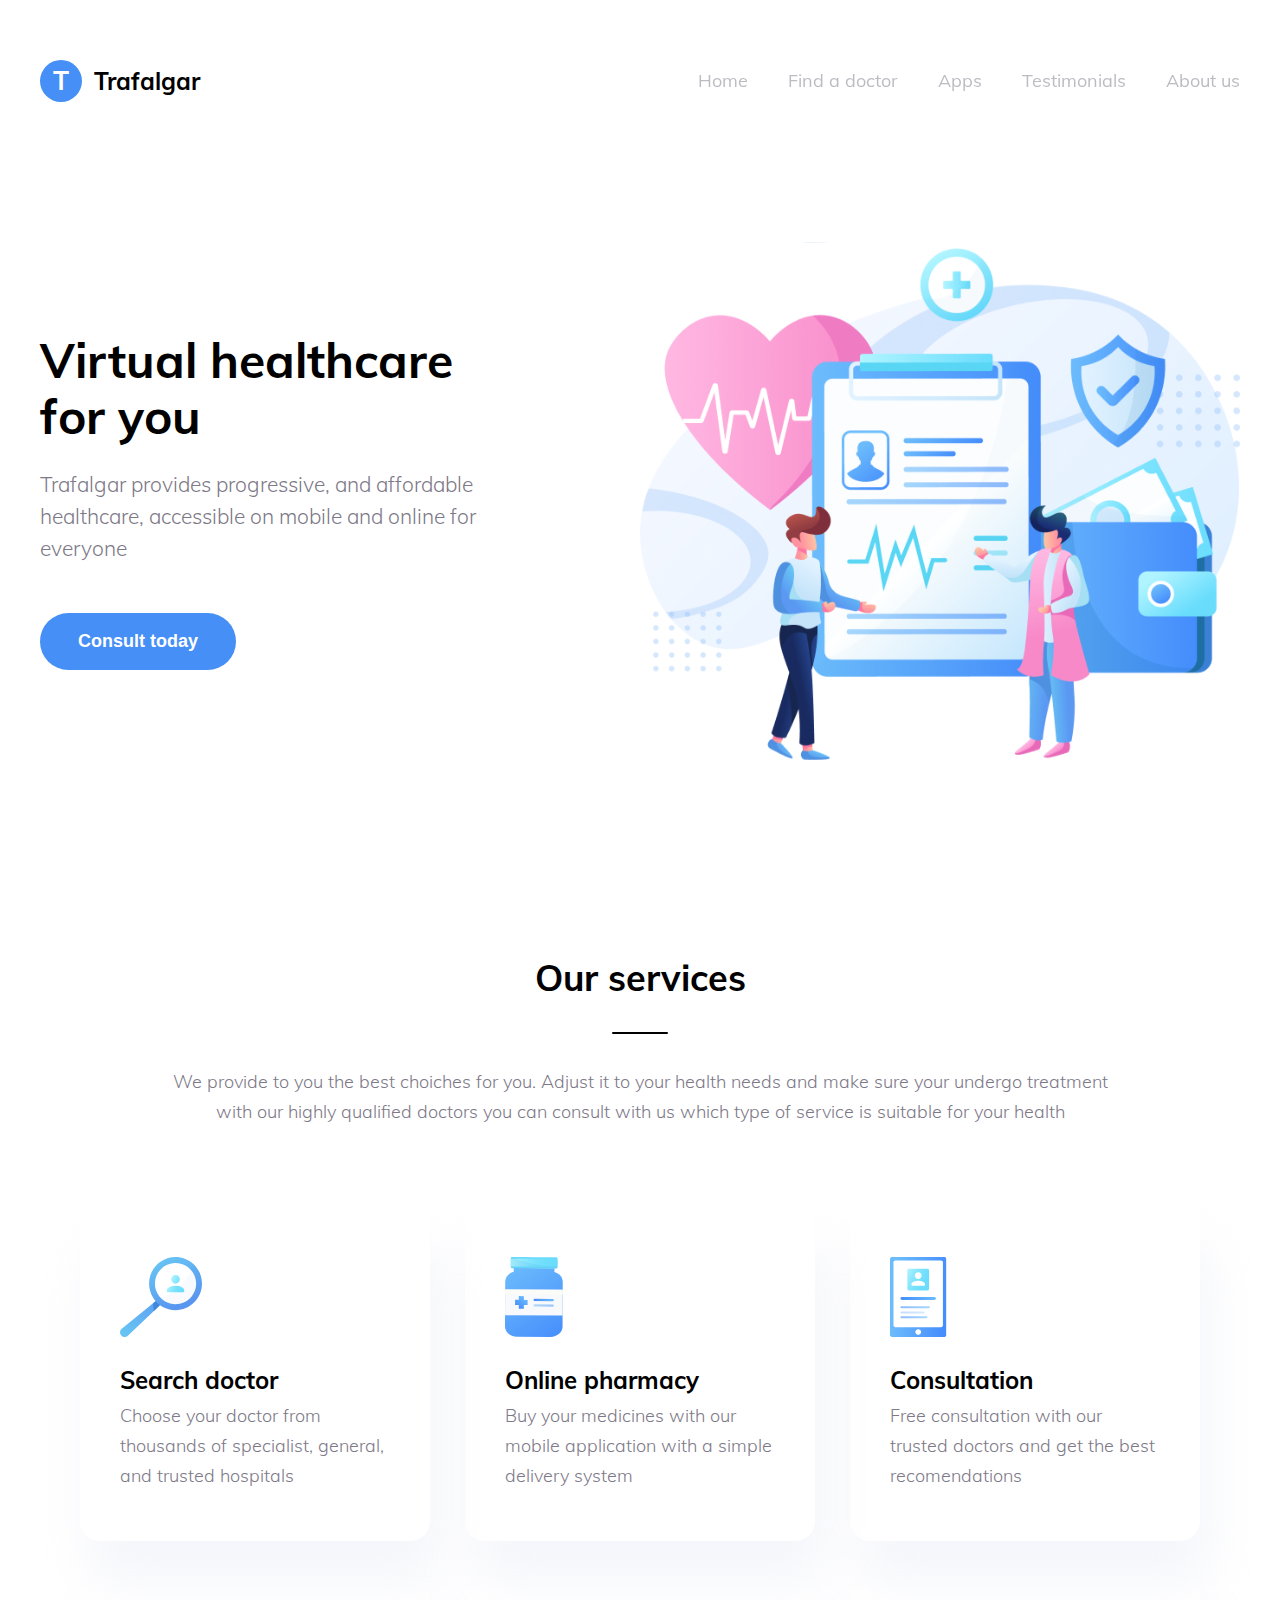
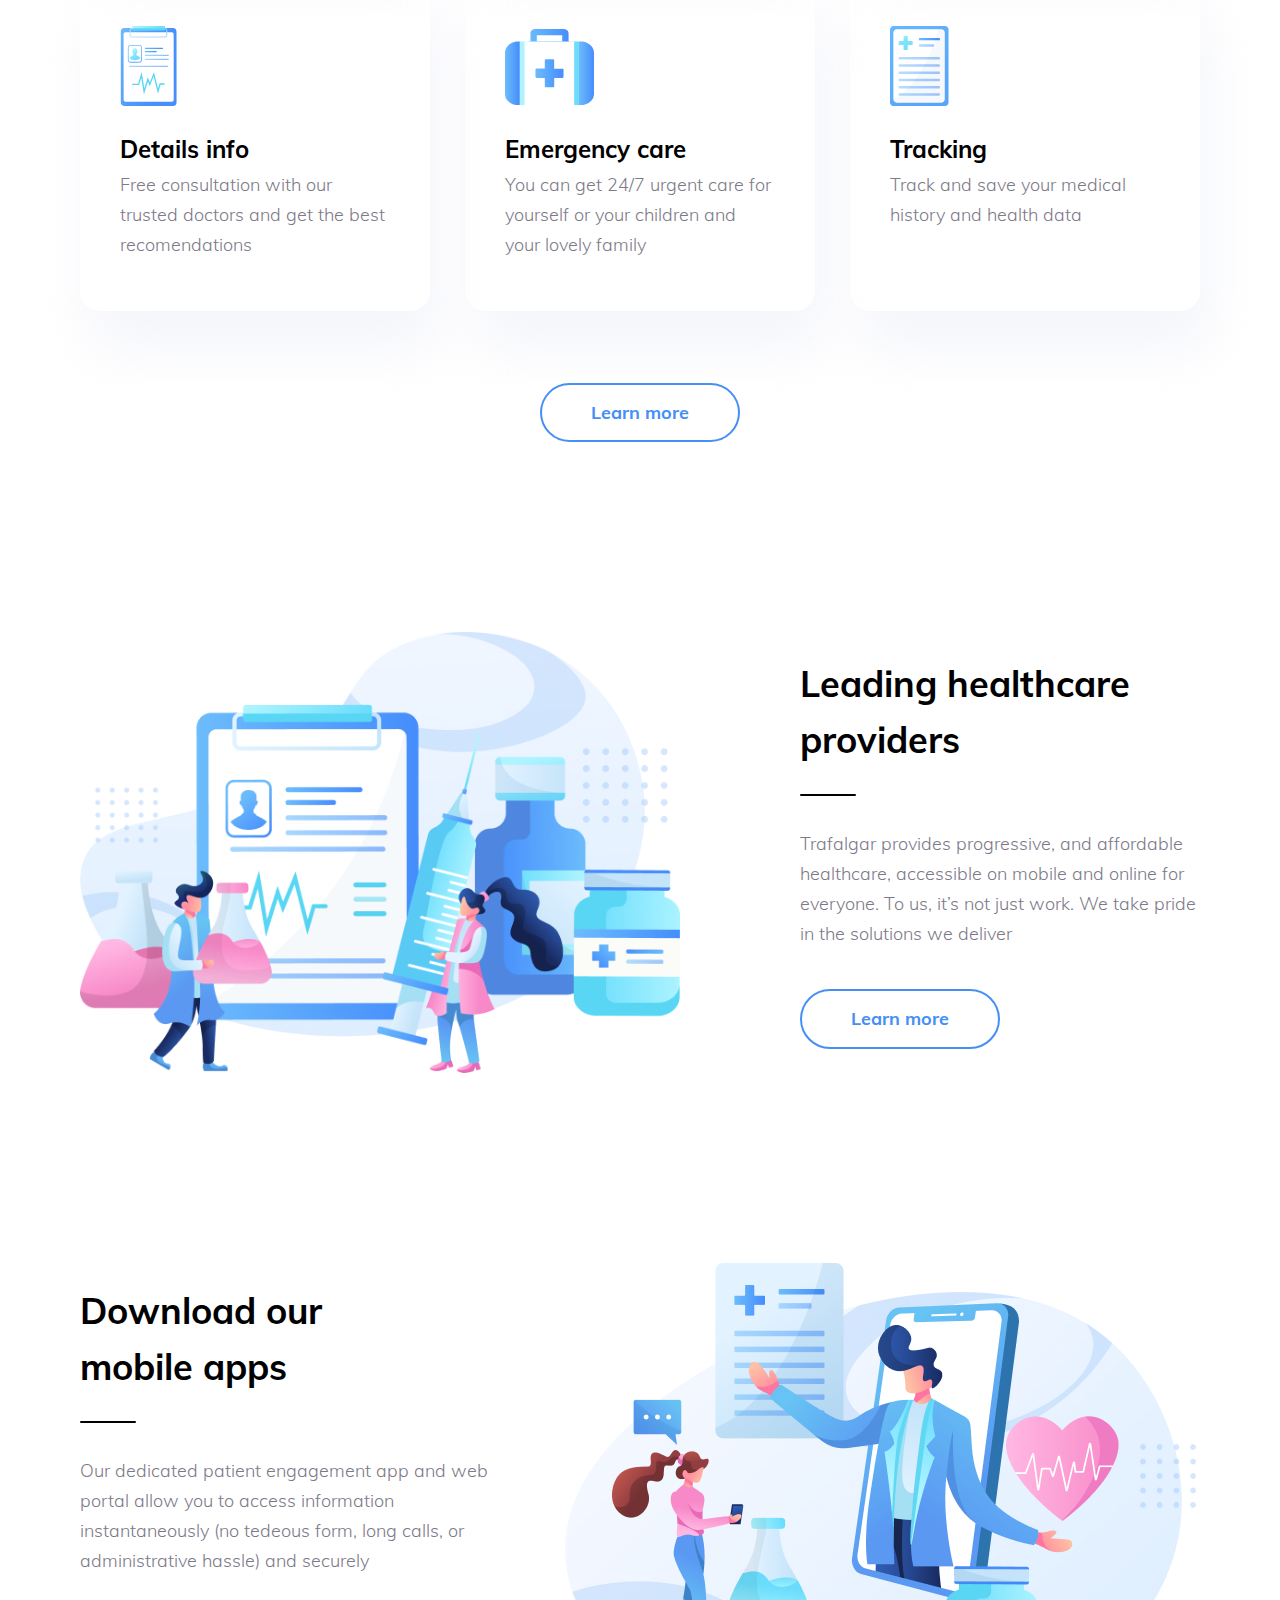
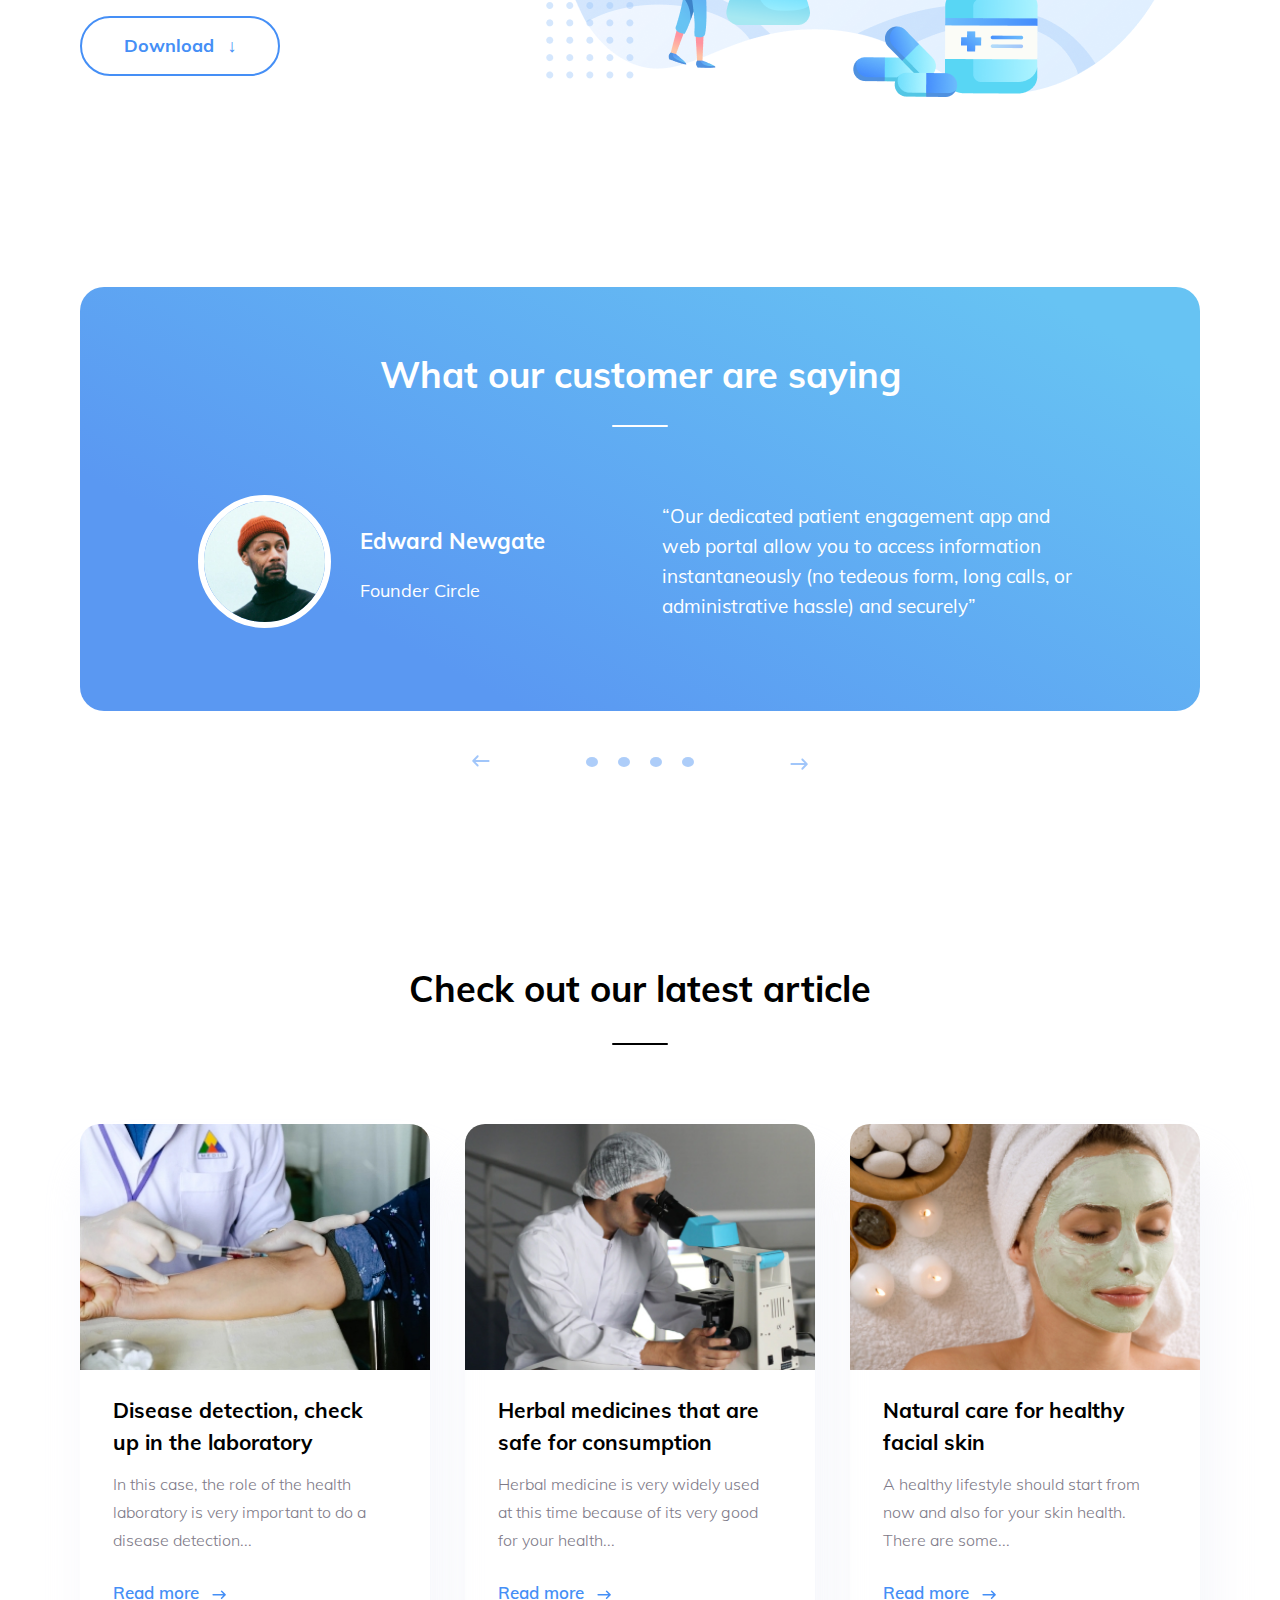
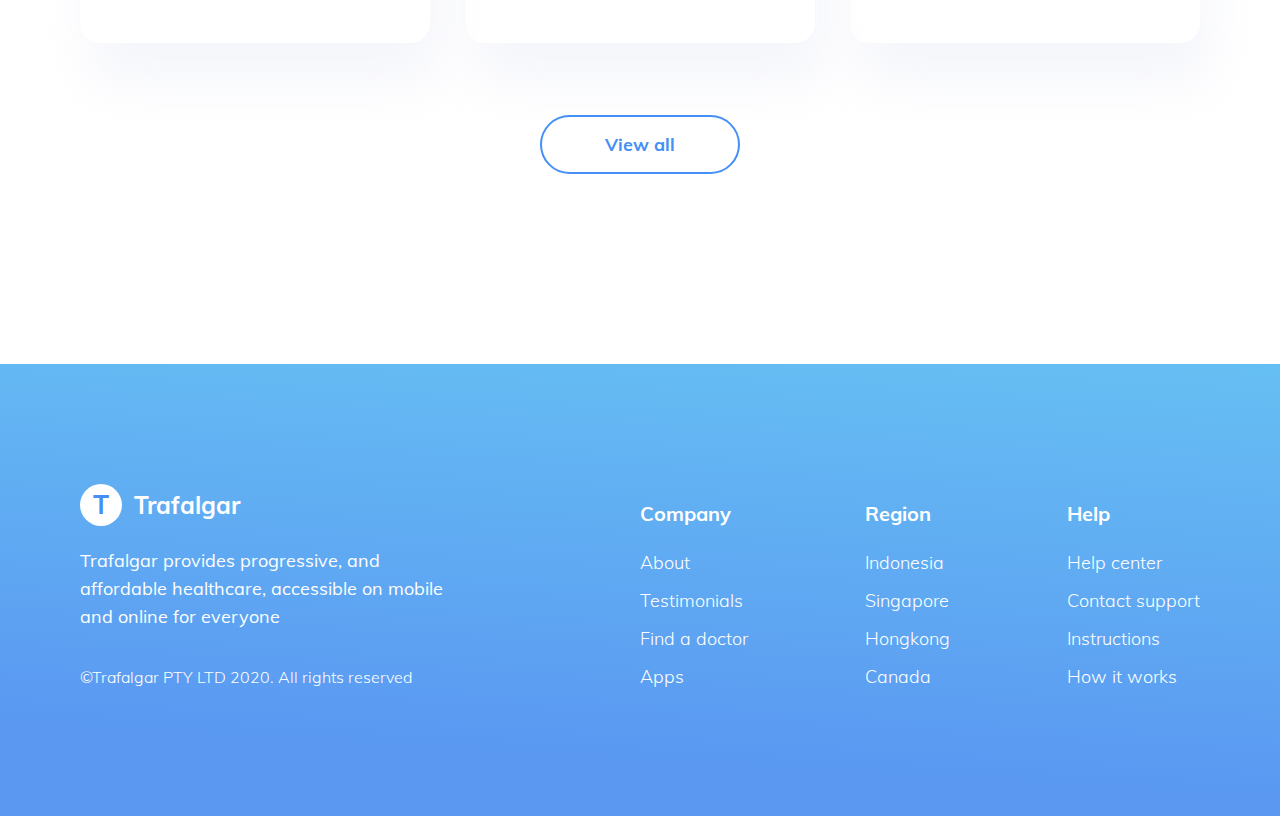
<file: src/index.html>
<!DOCTYPE html>
<html lang="en">
  <head>
    <meta charset="UTF-8" />
    <meta http-equiv="X-UA-Compatible" content="IE=edge" />
    <meta name="viewport" content="width=device-width, initial-scale=1.0" />
    <title>Trafalgar</title>
    <link rel="stylesheet" href="css/styles.css">
  </head>

  <body>
    <div class="hero">
      <!-- Header start -->
      <header>
        <a
          href="index.html"
          aria-label="Homepage Trafalgar"
          class="logo logo-header"
        >
          <span>T</span>
          <strong>Trafalgar</strong>
        </a>
        <nav>
          <ul class="nav-header">
            <li>
              <a href="index.html" aria-label="Home">
                <h2>Home</h2>
              </a>
            </li>
            <li>
              <a href="#" aria-label="Find a doctor">
                <h2>Find a doctor</h2>
              </a>
            </li>
            <li>
              <a href="#" aria-label="Apps">
                <h2>Apps</h2>
              </a>
            </li>
            <li>
              <a href="#" aria-label="Testimonials">
                <h2>Testimonials</h2>
              </a>
            </li>
            <li>
              <a href="#" aria-label="About us">
                <h2>About us</h2>
              </a>
            </li>
          </ul>
        </nav>
      </header>
      <!-- Header end -->

      <!-- START Virtual healthcare for you -->
      <section aria-label="Virtual healthcare for you" class="hero-content">
        <div class="hero-content-article">
          <h1>Virtual healthcare for you</h1>
          <p>
            Trafalgar provides progressive, and affordable healthcare,
            accessible on mobile and online for everyone
          </p>
          <button>Consult today</button>
        </div>
        <img
          src="images/virtual-healthcare-for-you.svg"
          alt="Virtual healthcare for you"
        />
        
      </section>
      <!-- END Virtual healthcare for you -->
    </div>

    <!-- main start -->
    <main>
      <!-- START Our services  -->
      <section aria-label="Our services" class="our-services margin-block">
        <h2 class="our-services-heading">Our services</h2>
        <p class="our-services-text">
          We provide to you the best choiches for you. Adjust it to your health
          needs and make sure your undergo treatment
          with our highly qualified doctors you can consult with us which type
          of service is suitable for your health
        </p>
        <nav>
          <ul class="our-services-card">
            <li>
              <a href="#" aria-label="Search doctor">
                <img src="images/our-services/SearchDoctor.svg" alt="Search doctor" />
                <h3>Search doctor</h3>
                <p>
                  Choose your doctor from thousands of specialist, general, and
                  trusted hospitals
                </p>
              </a>
            </li>
            <li>
              <a href="#" aria-label="Online pharmacy">
                <img src="images/our-services/OnlinePharmacy.svg" alt="Online pharmacy" />
                <h3>Online pharmacy</h3>
                <p>
                  Buy your medicines with our <br />mobile application with a
                  simple delivery system
                </p>
              </a>
            </li>
            <li>
              <a href="#" aria-label="Consultation">
                <img src="images/our-services/Consultation.svg" alt="Consultation" />
                <h3>Consultation</h3>
                <p>
                  Free consultation with our trusted doctors and get the best
                  recomendations
                </p>
              </a>
            </li>
            <li>
              <a href="#" aria-label="Details info">
                <img src="images/our-services/DetailsInfo.svg" alt="Details info" />
                <h3>Details info</h3>
                <p>
                  Free consultation with our trusted doctors and get the best
                  recomendations
                </p>
              </a>
            </li>
            <li>
              <a href="#" aria-label="Emergency care">
                <img src="images/our-services/EmergencyCare.svg" alt="Emergency care" />

                <h3>Emergency care</h3>
                <p>
                  You can get 24/7 urgent care for yourself or your children and
                  your lovely family
                </p>
              </a>
            </li>
            <li>
              <a href="#" aria-label="Tracking">
                <img src="images/our-services/Tracking.svg" alt="Tracking" />
                <h3>Tracking</h3>
                <p>Track and save your medical history and health data</p>
              </a>
            </li>
          </ul>
        </nav>
        <a href="#" aria-label="Learn more our services" class="more-our-services link"> Learn more </a>
      </section>
      <!-- END Our services */ -->

      <!-- START Leading healthcare providers -->
      <section aria-label="Leading healthcare providers" class="providers margin-block">
        <img
          src="images/leading-healthcare-providers.svg"
          alt="Leading healthcare providers"
        />
        <div class="providers-content">
            <h2 class="providers-heading">Leading healthcare providers</h2>
            <p class="providers-text">
                Trafalgar provides progressive, and affordable healthcare, accessible
                on mobile and online for everyone. To us, it’s not just work. We take
                pride in the solutions we deliver
            </p>
            <a href="#" aria-label="Learn more about leading healthcare providers" 
            class="more-about-providers link">Learn more</a>
        </div>
        
      </section>
      <!-- END Leading healthcare providers -->

      <!-- START Download our mobile apps -->
      <section aria-label="Download our mobile apps" class="download-apps margin-block">
        <div class="download-apps-content">
          <h2 class="download-apps-heading">Download our mobile apps</h2>
          <p class="download-apps-text">
            Our dedicated patient engagement app and web portal allow you to
            access information instantaneously (no tedeous form, long calls, or
            administrative hassle) and securely
          </p>
          <a href="#" aria-label="Download our mobile apps" class="download-apps-link link">
            <!-- Download &#x2193 -->
            Download &#8194;&#8595;
          </a>
        </div>

        <img
          src="images/download-our-mobile-apps.svg"
          alt="Leading healthcare providers"
        />
      </section>
      <!-- END Download our mobile apps -->

      <!-- START What our customer are saying -->
      <section aria-label="What our customer are saying" class="opinion margin-block">
        <div class="opinion-content">
          <h2 class="opinion-content-heading">What our customer are saying</h2>
          <article class="opinion-items">
            <div class="piople">
                <img src="images/what-our-customer-are-saying/edward-newgate.jpg" alt="client" />
                <div class="about-piople">
                    <h3>Edward Newgate</h3>
                    <h4>Founder Circle</h4>
                </div>
            </div>
            <p class="piople-opinion">
              “Our dedicated patient engagement app and web portal allow you to
              access information instantaneously (no tedeous form, long calls,
              or administrative hassle) and securely”
            </p>
          </article>
        </div>

        <ul class="nav-opinion">
          <li>
            <button
              type="button"
              value="back"
              aria-label="back what our customer are saying"
            >
              <img src="images/what-our-customer-are-saying/Vector.svg" alt="vector" />
            </button>
          </li>
          <li>
            <button
              type="button"
              value="itemClent1"
              aria-label="what our customer are saying Edward Newgate"
            ></button>
          </li>
          <li>
            <button
              type="button"
              value="itemClent2"
              aria-label="what our customer are saying client 2"
            ></button>
          </li>
          <li>
            <button
              type="button"
              value="itemClent3"
              aria-label="what our customer are saying client 3"
            ></button>
          </li>
          <li>
            <button
              type="button"
              value="itemClent4"
              aria-label="what our customer are saying client 4"
            ></button>
          </li>
          <li>
            <button
              type="button"
              value="forward"
              aria-label="forward what our customer are saying"
            >
              <img src="images/what-our-customer-are-saying/Vector.svg" alt="vector" />
            </button>
          </li>
        </ul>
      </section>

      <!-- END What our customer are saying -->

      <!-- START Check out our latest article -->
      <section aria-label="Check out our latest article" class="check-latest margin-block">
        <h2 class="check-latest-heading">Check out our latest article</h2>
        <nav>
          <ul class="check-latest-card">
            <li>
              <article>
                <img
                  src="images/check-out-our-latest-article/Disease.jpg"
                  alt="Disease detection, check up in the laboratory"
                />
                <div>
                    <h3>Disease detection, check up in the laboratory</h3>
                    <p>
                        In this case, the role of the health laboratory is very
                        important to do a disease detection...
                    </p>
                    <a href="#" aria-label="Read more about herbal medicines that are safe for consumption">
                        Read more
                        <img src="images/what-our-customer-are-saying/Vector.svg" alt="Read more" />
                    </a>
                </div>
                
              </article>
            </li>
            <li>
              <article>
                <img
                  src="images/check-out-our-latest-article/HerbalMedical.jpg"
                  alt="Herbal medicines that are safe for consumption"
                />
                <div>
                    <h3>Herbal medicines that are safe for consumption</h3>
                    <p>
                        Herbal medicine is very widely used at this time because of
                        its very good for your health...
                    </p>
                    <a href="#" aria-label="Read more about herbal medicines that are safe for consumption">
                        Read more
                        <img src="images/what-our-customer-are-saying/Vector.svg" alt="Read more" />
                    </a>
                </div>
                
              </article>
            </li>
            <li>
              <article>
                <img
                  src="images/check-out-our-latest-article/Natural.jpg"
                  alt="Natural care for healthy facial skin"
                />
                <div>
                    <h3>Natural care for healthy facial skin</h3>
                    <p>
                        A healthy lifestyle should start from now and also for your
                        skin health. There are some...
                    </p>
                    <a href="#" aria-label="Read more about herbal medicines that are safe for consumption">
                        Read more
                        <img src="images/what-our-customer-are-saying/Vector.svg" alt="Read more" />
                    </a>
                </div>
                
              </article>
            </li>
          </ul>
        </nav>
        <a href="#" aria-label="Check out our latest article view all" class="link check-out-view"> View all </a>
      </section>
      <!-- END Check out our latest article -->
      <footer>
        <div class="foother-wrap">
          <div class="foother-content">
            <a href="index.html" aria-label="Return to Trafalgar Home Page" class="logo logo-foother">
              <span>T</span>
              <strong>Trafalgar</strong>
            </a>
            <p class="foother-text">
              Trafalgar provides progressive, and affordable healthcare, accessible
              on mobile and online for everyone
            </p>
            <p class="copywriting">©Trafalgar PTY LTD 2020. All rights reserved</p>
          </div>
      
          <nav>
            <ul>
              <li>
                <h2>Company</h2>
                <ul>
                  <li>
                    <a href="#">
                      <h3>About</h3>
                    </a>
                  </li>
                  <li>
                    <a href="#">
                      <h3>Testimonials</h3>
                    </a>
                  </li>
                  <li>
                    <a href="#">
                      <h3>Find a doctor</h3>
                    </a>
                  </li>
                  <li>
                    <a href="#">
                      <h3>Apps</h3>
                    </a>
                  </li>
                </ul>
              </li>
      
              <li>
                <h2>Region</h2>
                <ul>
                  <li>
                    <a href="#">
                      <h3>Indonesia</h3>
                    </a>
                  </li>
                  <li>
                    <a href="#">
                      <h3>Singapore</h3>
                    </a>
                  </li>
                  <li>
                    <a href="#">
                      <h3>Hongkong</h3>
                    </a>
                  </li>
                  <li>
                    <a href="#">
                      <h3>Canada</h3>
                    </a>
                  </li>
                </ul>
              </li>
      
              <li>
                <h2>Help</h2>
                <ul>
                  <li>
                    <a href="#">
                      <h3>Help center</h3>
                    </a>
                  </li>
                  <li>
                    <a href="#">
                      <h3>Contact support</h3>
                    </a>
                  </li>
                  <li>
                    <a href="#">
                      <h3>Instructions</h3>
                    </a>
                  </li>
                  <li>
                    <a href="#">
                      <h3>How it works</h3>
                    </a>
                  </li>
                </ul>
              </li>
            </ul>
          </nav>
        </div>
      
      </footer>
      <!-- footer end -->
    </main>
    <!-- main end -->

    <!-- foother start -->
    
  </body>
</html>
</file>
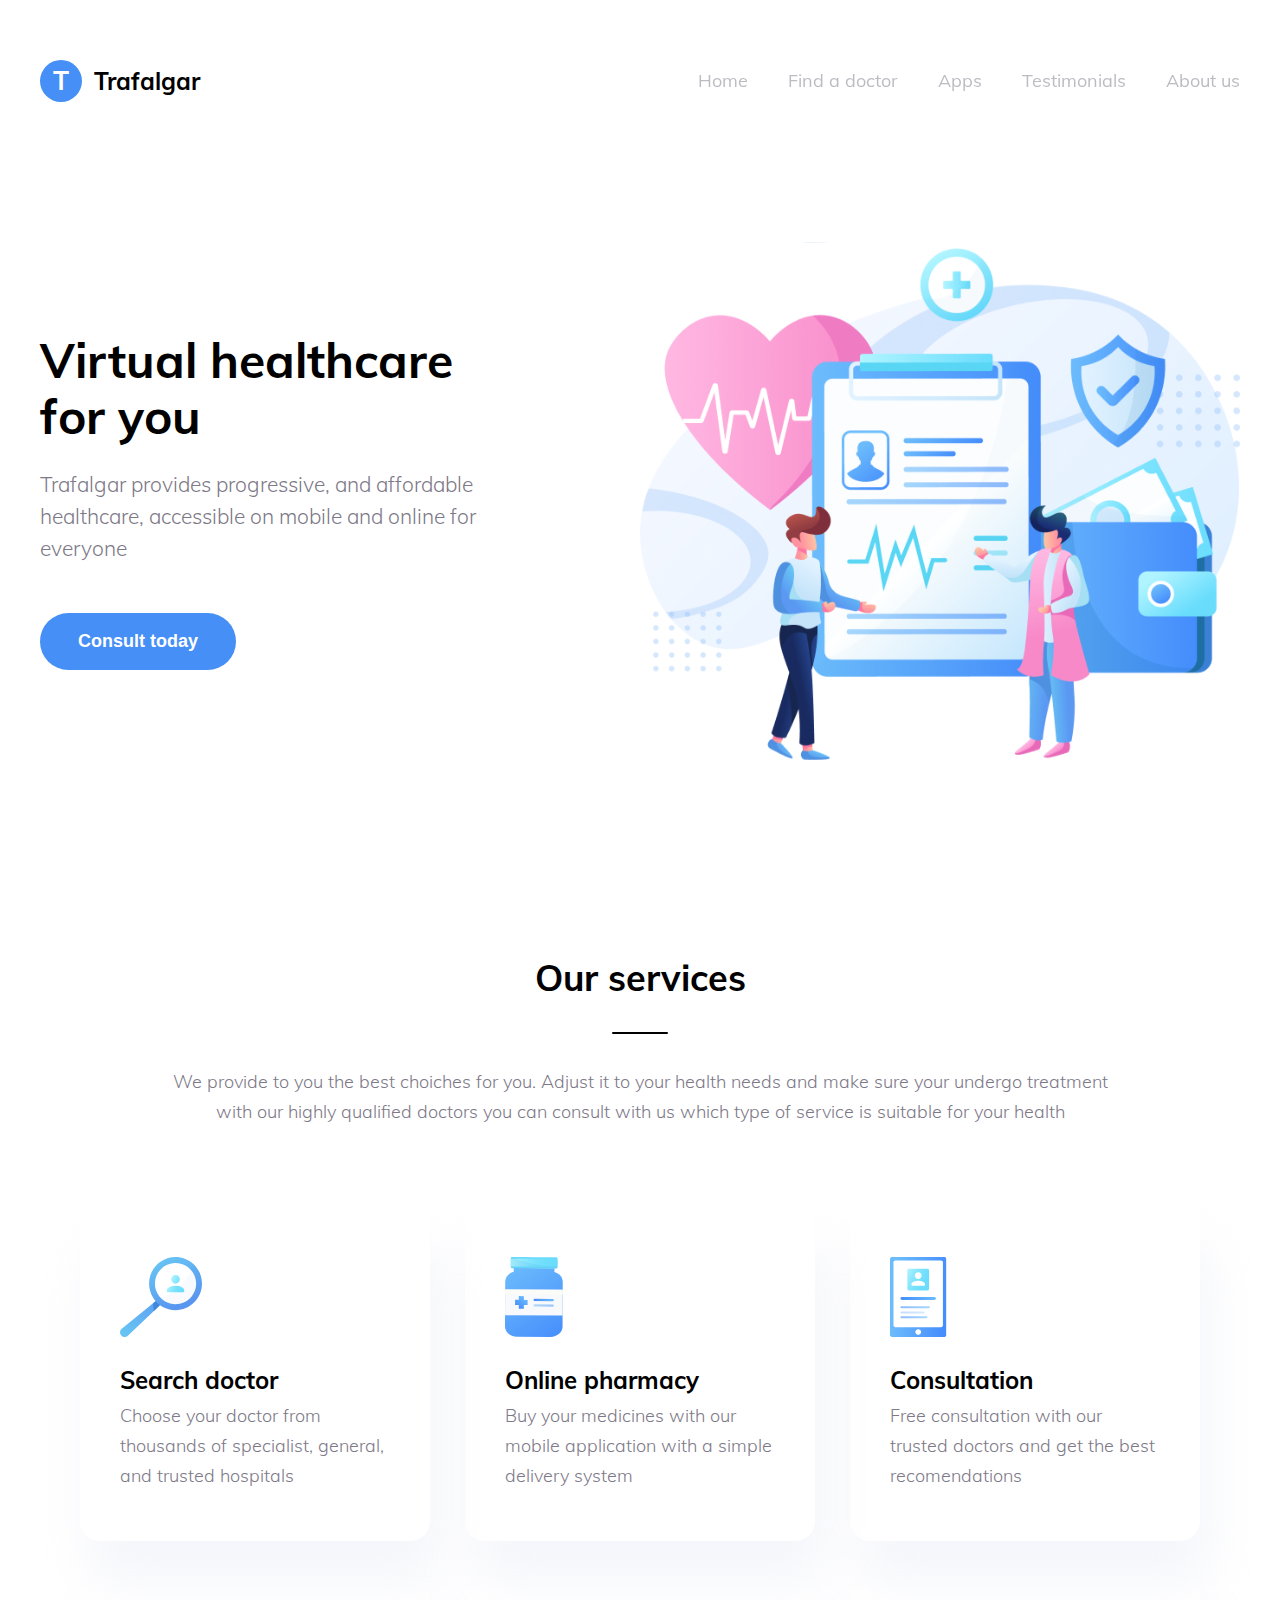
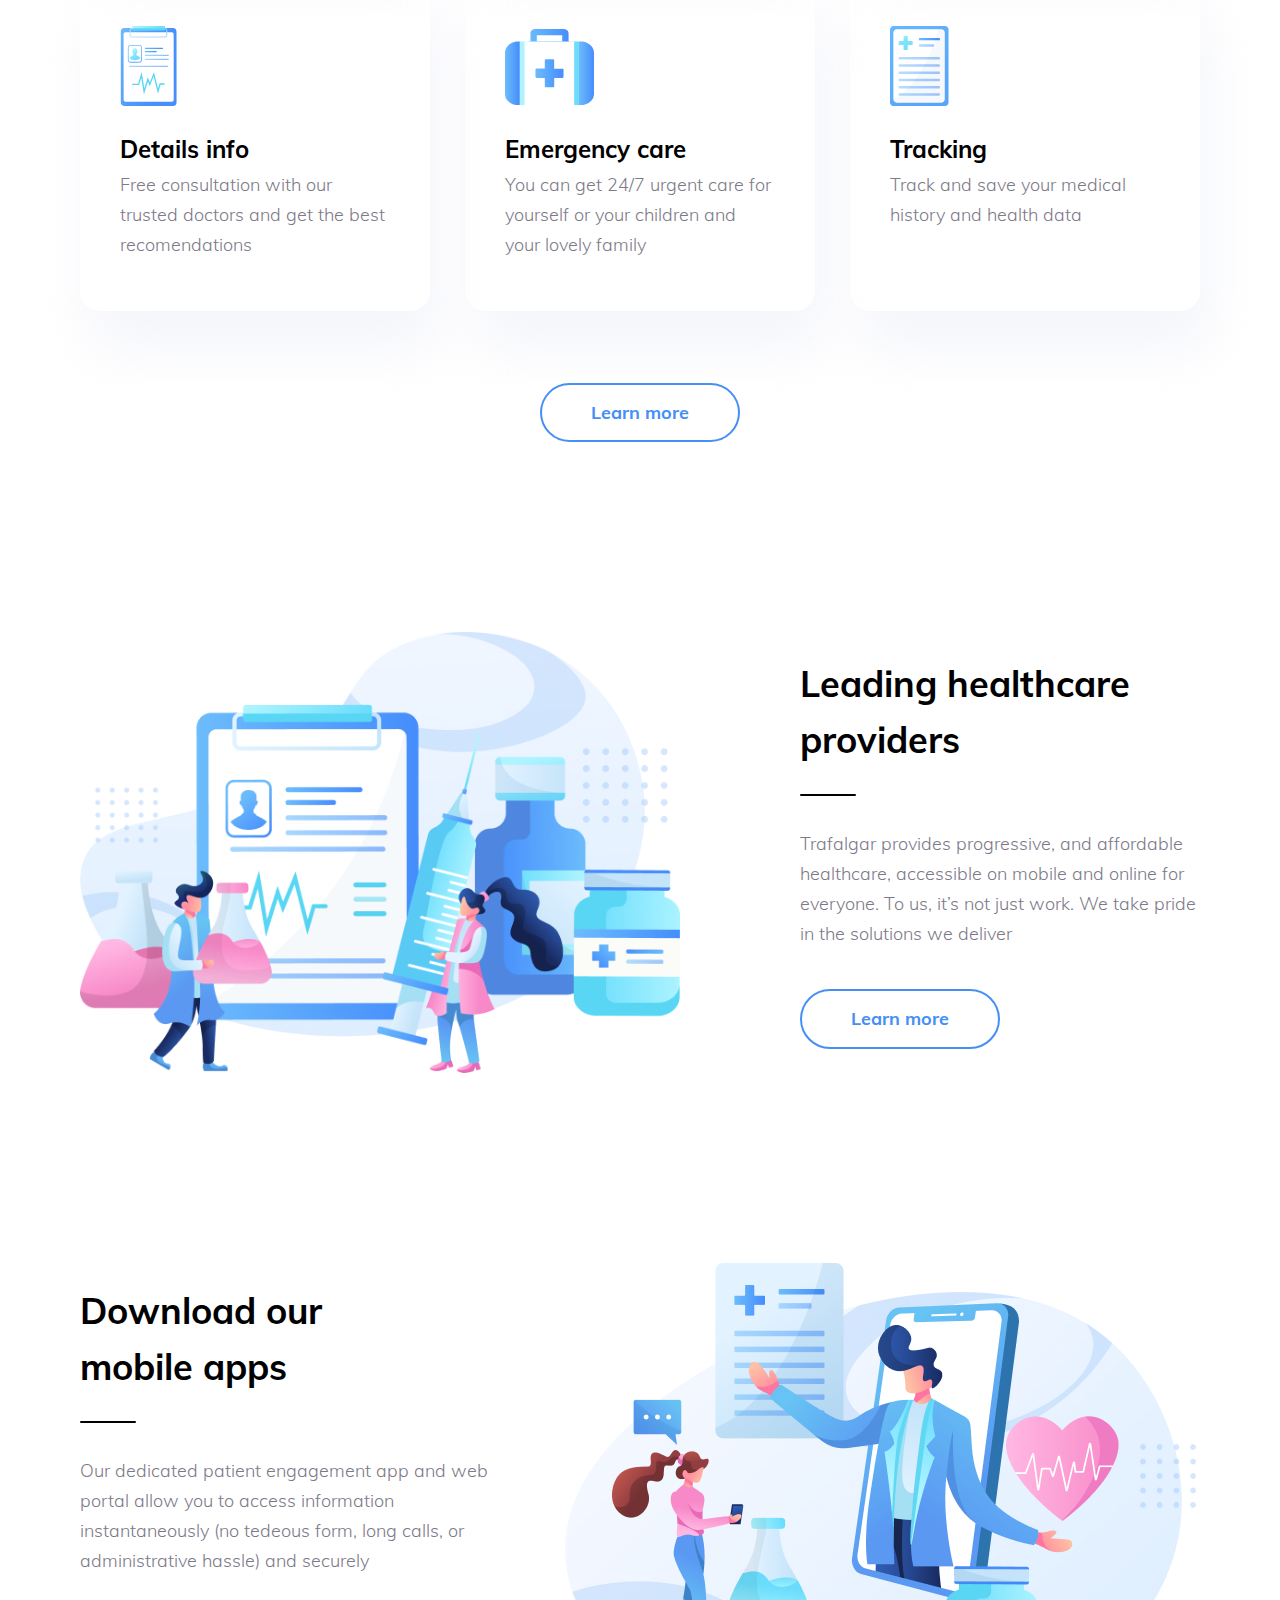
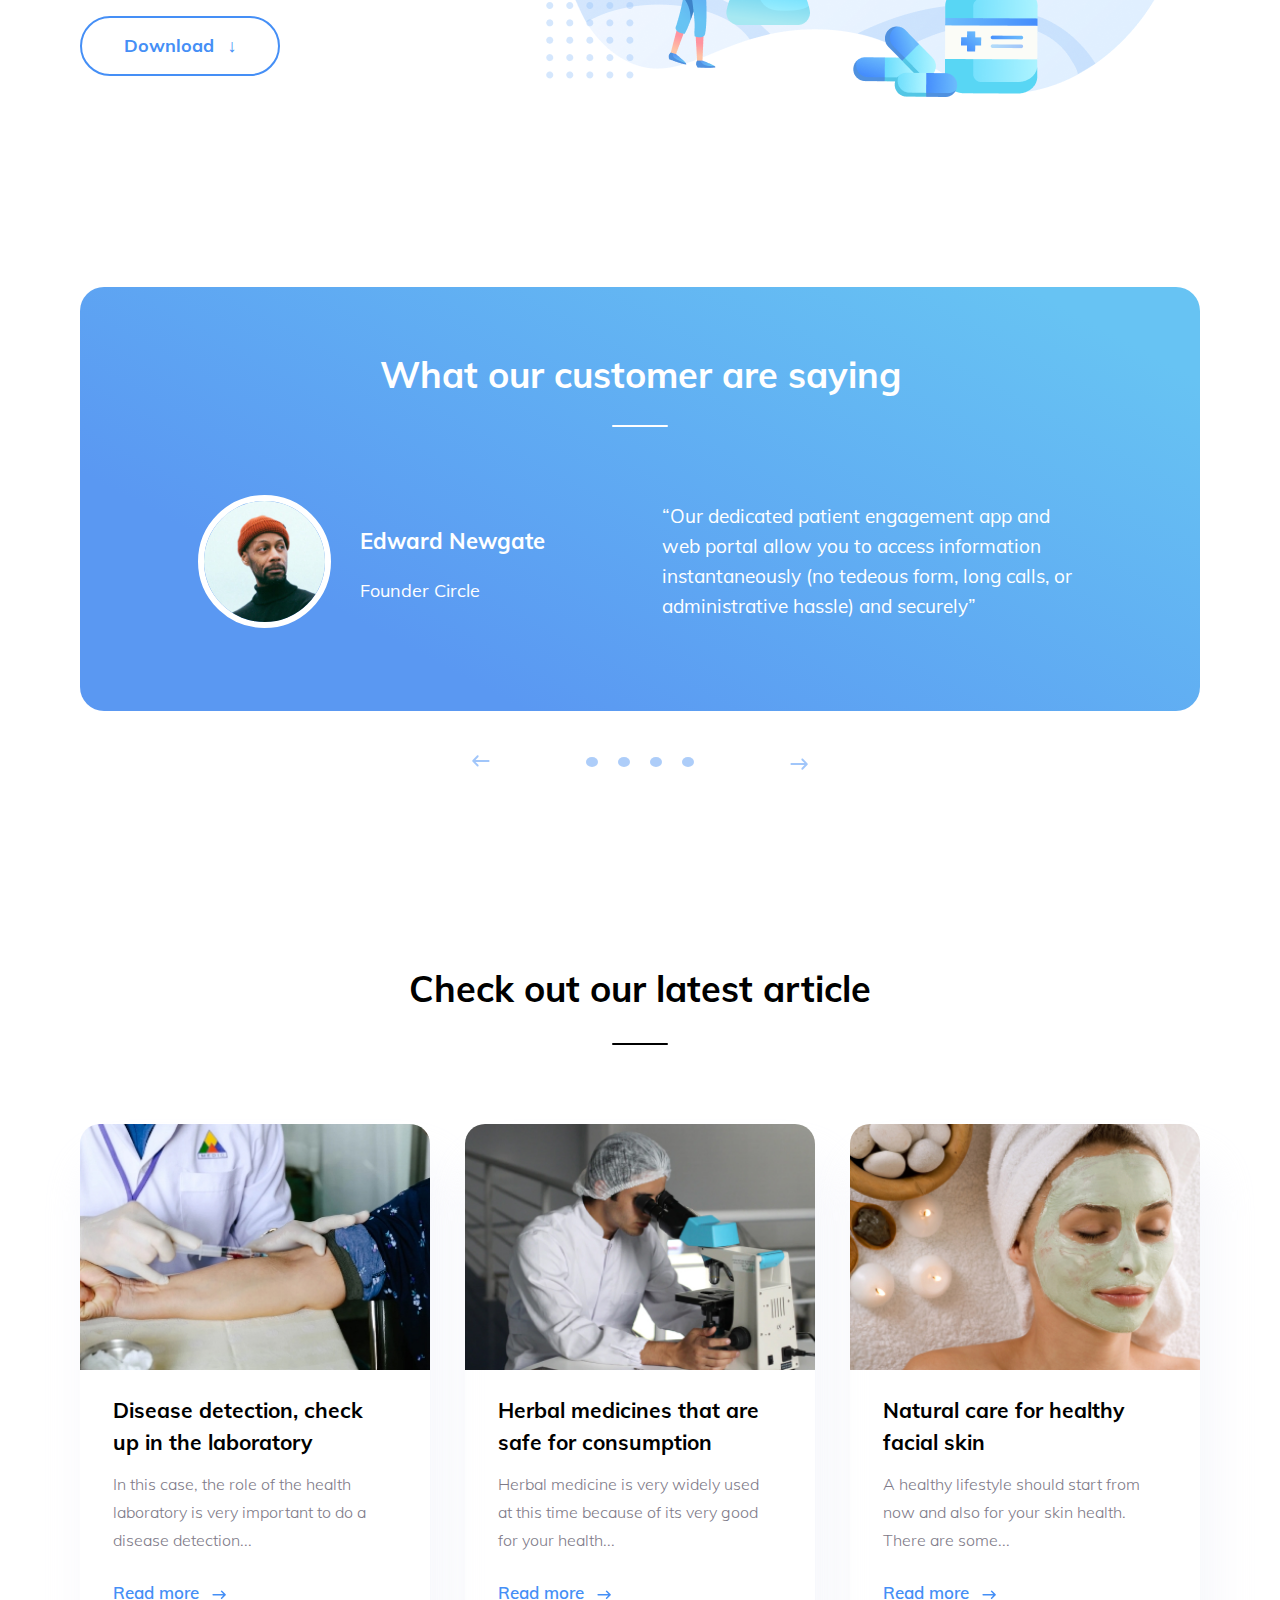
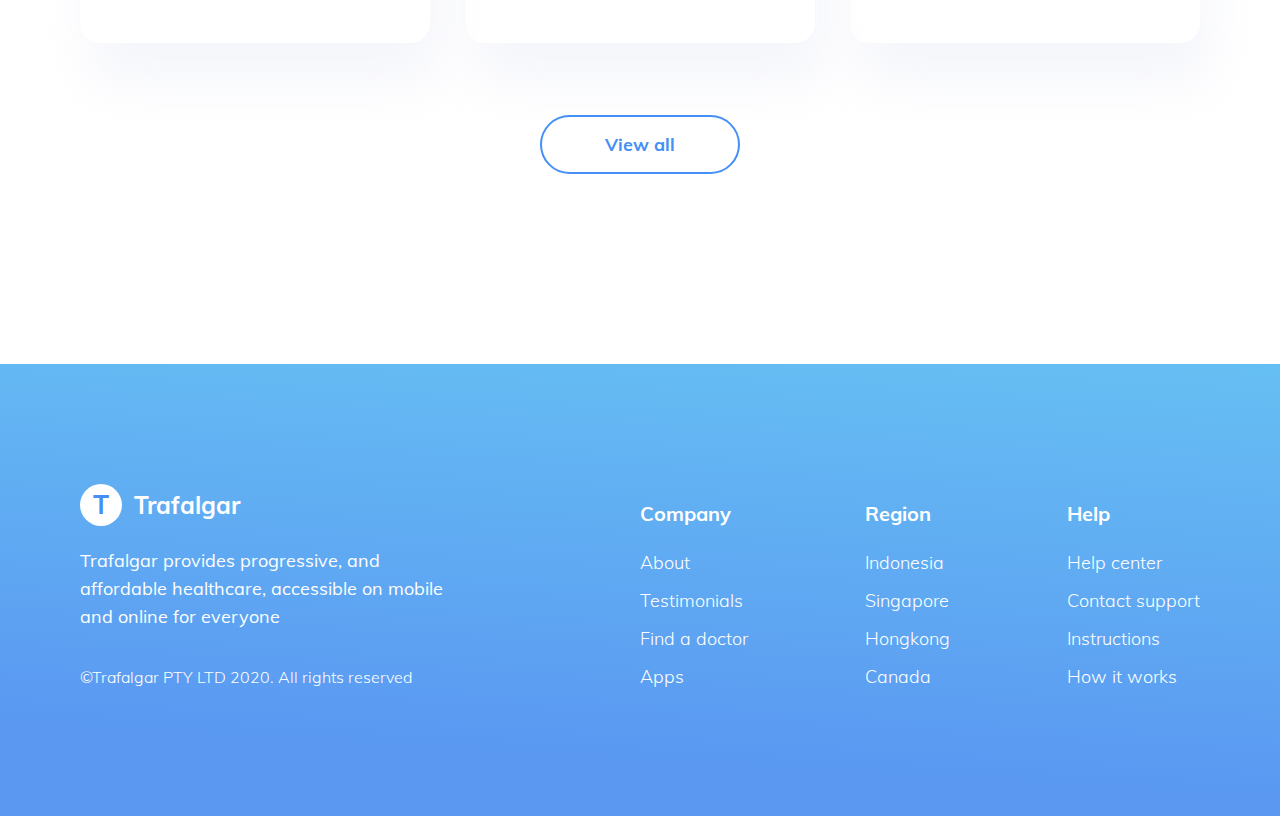
<file: src/1/index.html>
<!DOCTYPE html>
<html lang="en">
  <head>
    <meta charset="UTF-8" />
    <meta http-equiv="X-UA-Compatible" content="IE=edge" />
    <meta name="viewport" content="width=device-width, initial-scale=1.0" />
    <title>Trafalgar</title>
    <link rel="stylesheet" href="css/styles.css">
  </head>

  <body>
    <div class="hero">
      <!-- Header start -->
      <header>
        <a
          href="index.html"
          aria-label="Homepage Trafalgar"
          class="logo logo-header"
        >
          <span>T</span>
          <strong>Trafalgar</strong>
        </a>
        <nav>
          <ul class="nav-header">
            <li>
              <a href="index.html" aria-label="Home">
                <h2>Home</h2>
              </a>
            </li>
            <li>
              <a href="#" aria-label="Find a doctor">
                <h2>Find a doctor</h2>
              </a>
            </li>
            <li>
              <a href="#" aria-label="Apps">
                <h2>Apps</h2>
              </a>
            </li>
            <li>
              <a href="#" aria-label="Testimonials">
                <h2>Testimonials</h2>
              </a>
            </li>
            <li>
              <a href="#" aria-label="About us">
                <h2>About us</h2>
              </a>
            </li>
          </ul>
        </nav>
      </header>
      <!-- Header end -->

      <!-- START Virtual healthcare for you -->
      <section aria-label="Virtual healthcare for you" class="hero-content">
        <div class="hero-content-article">
          <h1>Virtual healthcare for you</h1>
          <p>
            Trafalgar provides progressive, and affordable healthcare,
            accessible on mobile and online for everyone
          </p>
          <button>Consult today</button>
        </div>
        <img
          src="images/virtual-healthcare-for-you.svg"
          alt="Virtual healthcare for you"
        />
        
      </section>
      <!-- END Virtual healthcare for you -->
    </div>

    <!-- main start -->
    <main>
      <!-- START Our services  -->
      <section aria-label="Our services" class="our-services margin-block">
        <h2 class="our-services-heading">Our services</h2>
        <p class="our-services-text">
          We provide to you the best choiches for you. Adjust it to your health
          needs and make sure your undergo treatment
          with our highly qualified doctors you can consult with us which type
          of service is suitable for your health
        </p>
        <nav>
          <ul class="our-services-card">
            <li>
              <a href="#" aria-label="Search doctor">
                <img src="images/our-services/SearchDoctor.svg" alt="Search doctor" />
                <h3>Search doctor</h3>
                <p>
                  Choose your doctor from thousands of specialist, general, and
                  trusted hospitals
                </p>
              </a>
            </li>
            <li>
              <a href="#" aria-label="Online pharmacy">
                <img src="images/our-services/OnlinePharmacy.svg" alt="Online pharmacy" />
                <h3>Online pharmacy</h3>
                <p>
                  Buy your medicines with our mobile application with a
                  simple delivery system
                </p>
              </a>
            </li>
            <li>
              <a href="#" aria-label="Consultation">
                <img src="images/our-services/Consultation.svg" alt="Consultation" />
                <h3>Consultation</h3>
                <p>
                  Free consultation with our trusted doctors and get the best
                  recomendations
                </p>
              </a>
            </li>
            <li>
              <a href="#" aria-label="Details info">
                <img src="images/our-services/DetailsInfo.svg" alt="Details info" />
                <h3>Details info</h3>
                <p>
                  Free consultation with our trusted doctors and get the best
                  recomendations
                </p>
              </a>
            </li>
            <li>
              <a href="#" aria-label="Emergency care">
                <img src="images/our-services/EmergencyCare.svg" alt="Emergency care" />

                <h3>Emergency care</h3>
                <p>
                  You can get 24/7 urgent care for yourself or your children and
                  your lovely family
                </p>
              </a>
            </li>
            <li>
              <a href="#" aria-label="Tracking">
                <img src="images/our-services/Tracking.svg" alt="Tracking" />
                <h3>Tracking</h3>
                <p>Track and save your medical history and health data</p>
              </a>
            </li>
          </ul>
        </nav>
        <a href="#" aria-label="Learn more our services" class="more-our-services link"> Learn more </a>
      </section>
      <!-- END Our services */ -->

      <!-- START Leading healthcare providers -->
      <section aria-label="Leading healthcare providers" class="providers margin-block">
        <img
          src="images/leading-healthcare-providers.svg"
          alt="Leading healthcare providers"
        />
        <div class="providers-content">
            <h2 class="providers-heading">Leading healthcare providers</h2>
            <p class="providers-text">
                Trafalgar provides progressive, and affordable healthcare, accessible
                on mobile and online for everyone. To us, it’s not just work. We take
                pride in the solutions we deliver
            </p>
            <a href="#" aria-label="Learn more about leading healthcare providers" 
            class="more-about-providers link">Learn more</a>
        </div>
        
      </section>
      <!-- END Leading healthcare providers -->

      <!-- START Download our mobile apps -->
      <section aria-label="Download our mobile apps" class="download-apps margin-block">
        <div class="download-apps-content">
          <h2 class="download-apps-heading">Download our mobile apps</h2>
          <p class="download-apps-text">
            Our dedicated patient engagement app and web portal allow you to
            access information instantaneously (no tedeous form, long calls, or
            administrative hassle) and securely
          </p>
          <a href="#" aria-label="Download our mobile apps" class="download-apps-link link">
            <!-- Download &#x2193 -->
            Download &#8194;&#8595;
          </a>
        </div>

        <img
          src="images/download-our-mobile-apps.svg"
          alt="Leading healthcare providers"
        />
      </section>
      <!-- END Download our mobile apps -->

      <!-- START What our customer are saying -->
      <section aria-label="What our customer are saying" class="opinion margin-block">
        <div class="opinion-content">
          <h2 class="opinion-content-heading">What our customer are saying</h2>
          <article class="opinion-items">
            <div class="piople">
                <img src="images/what-our-customer-are-saying/edward-newgate.jpg" alt="client" />
                <div class="about-piople">
                    <h3>Edward Newgate</h3>
                    <h4>Founder Circle</h4>
                </div>
            </div>
            <p class="piople-opinion">
              “Our dedicated patient engagement app and web portal allow you to
              access information instantaneously (no tedeous form, long calls,
              or administrative hassle) and securely”
            </p>
          </article>
        </div>

        <ul class="nav-opinion">
          <li>
            <button
              type="button"
              value="back"
              aria-label="back what our customer are saying"
            >
              <img src="images/what-our-customer-are-saying/Vector.svg" alt="vector" />
            </button>
          </li>
          <li>
            <button
              type="button"
              value="itemClent1"
              aria-label="what our customer are saying Edward Newgate"
            ></button>
          </li>
          <li>
            <button
              type="button"
              value="itemClent2"
              aria-label="what our customer are saying client 2"
            ></button>
          </li>
          <li>
            <button
              type="button"
              value="itemClent3"
              aria-label="what our customer are saying client 3"
            ></button>
          </li>
          <li>
            <button
              type="button"
              value="itemClent4"
              aria-label="what our customer are saying client 4"
            ></button>
          </li>
          <li>
            <button
              type="button"
              value="forward"
              aria-label="forward what our customer are saying"
            >
              <img src="images/what-our-customer-are-saying/Vector.svg" alt="vector" />
            </button>
          </li>
        </ul>
      </section>

      <!-- END What our customer are saying -->

      <!-- START Check out our latest article -->
      <section aria-label="Check out our latest article" class="check-latest margin-block">
        <h2 class="check-latest-heading">Check out our latest article</h2>
        <nav>
          <ul class="check-latest-card">
            <li>
              <article>
                <img src="images/check-out-our-latest-article/Disease.jpg"
                  alt="Disease detection, check up in the laboratory" />
                <div>
                  <h3>Disease detection, check up in the laboratory</h3>
                  <p>
                    In this case, the role of the health laboratory is very
                    important to do a disease detection...
                  </p>
                  <a href="#" aria-label="Read more about herbal medicines that are safe for consumption">
                    Read more
                    <img src="images/what-our-customer-are-saying/Vector.svg" alt="Read more" />
                  </a>
                </div>
      
              </article>
            </li>
            <li>
              <article>
                <img src="images/check-out-our-latest-article/HerbalMedical.jpg"
                  alt="Herbal medicines that are safe for consumption" />
                <div>
                  <h3>Herbal medicines that are safe for consumption</h3>
                  <p>
                    Herbal medicine is very widely used at this time because of
                    its very good for your health...
                  </p>
                  <a href="#" aria-label="Read more about herbal medicines that are safe for consumption">
                    Read more
                    <img src="images/what-our-customer-are-saying/Vector.svg" alt="Read more" />
                  </a>
                </div>
      
              </article>
            </li>
            <li>
              <article>
                <img src="images/check-out-our-latest-article/Natural.jpg" alt="Natural care for healthy facial skin" />
                <div>
                  <h3>Natural care for healthy facial skin</h3>
                  <p>
                    A healthy lifestyle should start from now and also for your
                    skin health. There are some...
                  </p>
                  <a href="#" aria-label="Read more about herbal medicines that are safe for consumption">
                    Read more
                    <img src="images/what-our-customer-are-saying/Vector.svg" alt="Read more" />
                  </a>
                </div>
      
              </article>
            </li>
          </ul>
        </nav>
        <a href="#" aria-label="Check out our latest article view all" class="link check-out-view"> View all </a>
      </section>
      <!-- END Check out our latest article -->
      
    </main>
    <!-- main end -->

    <!-- foother start -->
    <footer>
      <div class="foother-wrap">
        <div class="foother-content">
          <a href="index.html" aria-label="Return to Trafalgar Home Page" class="logo logo-foother">
            <span>T</span>
            <strong>Trafalgar</strong>
          </a>
          <p class="foother-text">
            Trafalgar provides progressive, and affordable healthcare, accessible
            on mobile and online for everyone
          </p>
          <p class="copywriting">©Trafalgar PTY LTD 2020. All rights reserved</p>
        </div>
    
        <nav>
          <ul>
            <li>
              <h2>Company</h2>
              <ul>
                <li>
                  <a href="#">
                    <h3>About</h3>
                  </a>
                </li>
                <li>
                  <a href="#">
                    <h3>Testimonials</h3>
                  </a>
                </li>
                <li>
                  <a href="#">
                    <h3>Find a doctor</h3>
                  </a>
                </li>
                <li>
                  <a href="#">
                    <h3>Apps</h3>
                  </a>
                </li>
              </ul>
            </li>
    
            <li>
              <h2>Region</h2>
              <ul>
                <li>
                  <a href="#">
                    <h3>Indonesia</h3>
                  </a>
                </li>
                <li>
                  <a href="#">
                    <h3>Singapore</h3>
                  </a>
                </li>
                <li>
                  <a href="#">
                    <h3>Hongkong</h3>
                  </a>
                </li>
                <li>
                  <a href="#">
                    <h3>Canada</h3>
                  </a>
                </li>
              </ul>
            </li>
    
            <li>
              <h2>Help</h2>
              <ul>
                <li>
                  <a href="#">
                    <h3>Help center</h3>
                  </a>
                </li>
                <li>
                  <a href="#">
                    <h3>Contact support</h3>
                  </a>
                </li>
                <li>
                  <a href="#">
                    <h3>Instructions</h3>
                  </a>
                </li>
                <li>
                  <a href="#">
                    <h3>How it works</h3>
                  </a>
                </li>
              </ul>
            </li>
          </ul>
        </nav>
      </div>
    
    </footer>
    <!-- footer end -->
  </body>
</html>
</file>
<file: src/css/styles.css>
@font-face {
  font-family: "Mulish";
  font-style: normal;
  font-weight: 700;
  font-display: swap;
  src: url("../fonts/Mulish-Bold.woff2") format("woff2"); }

@font-face {
  font-family: "Mulish";
  font-style: normal;
  font-weight: 600;
  font-display: swap;
  src: url("../fonts/Mulish-SemiBold.woff2") format("woff2"); }

@font-face {
  font-family: "Mulish";
  font-style: normal;
  font-weight: 400;
  font-display: swap;
  src: url("../fonts/Mulish-Regular.woff2") format("woff2"); }

@font-face {
  font-family: "Mulish";
  font-style: normal;
  font-weight: 300;
  font-display: swap;
  src: url("../fonts/Mulish-Light.woff2") format("woff2"); }

/* http://meyerweb.com/eric/tools/css/reset/ 
   v2.0 | 20110126
   License: none (public domain)
*/
html,
body,
div,
span,
applet,
object,
iframe,
h1,
h2,
h3,
h4,
h5,
h6,
p,
blockquote,
pre,
a,
abbr,
acronym,
address,
big,
cite,
code,
del,
dfn,
em,
img,
ins,
kbd,
q,
s,
samp,
small,
strike,
strong,
sub,
sup,
tt,
var,
b,
u,
i,
center,
dl,
dt,
dd,
ol,
ul,
li,
fieldset,
form,
label,
legend,
table,
caption,
tbody,
tfoot,
thead,
tr,
th,
td,
article,
aside,
canvas,
details,
embed,
figure,
figcaption,
footer,
header,
hgroup,
menu,
nav,
output,
ruby,
section,
summary,
time,
mark,
audio,
video {
  margin: 0;
  padding: 0;
  border: 0;
  font-size: 100%;
  font: inherit;
  vertical-align: baseline; }

/* HTML5 display-role reset for older browsers */
article,
aside,
details,
figcaption,
figure,
footer,
header,
hgroup,
menu,
nav,
section {
  display: block; }

body {
  line-height: 1; }

ol,
ul {
  list-style: none; }

blockquote,
q {
  quotes: none; }

blockquote:before, blockquote:after {
  content: "";
  content: none; }

q:before, q:after {
  content: "";
  content: none; }

table {
  border-collapse: collapse;
  border-spacing: 0; }

body {
  font-family: "Mulish", sans-serif;
  font-style: normal;
  font-size: 10px;
  margin-left: auto;
  margin-right: auto; }

.hero main {
  width: 1200px;
  margin-left: auto;
  margin-right: auto; }

a {
  text-decoration: none;
  color: inherit; }

* {
  box-sizing: border-box; }

.logo {
  font-weight: 700;
  display: flex; }

.logo span {
  display: inline-flex;
  align-items: center;
  justify-content: center;
  width: 42px;
  height: 42px;
  border-radius: 50%;
  font-size: 2.6em;
  line-height: 1;
  margin-right: 12px; }

.logo strong {
  display: inline-flex;
  align-items: center;
  font-size: 2.4em;
  line-height: 1.1; }

.logo-foother span {
  background-color: white;
  color: #458ff6; }

.logo-foother strong {
  color: white; }

.margin-block {
  margin-bottom: 190px; }

.hero {
  min-height: 100vh;
  background-color: key1;
  display: flex;
  flex-direction: column;
  width: 1200px;
  margin-left: auto;
  margin-right: auto; }

header {
  display: flex;
  justify-content: space-between;
  background-color: white;
  padding-top: 60px; }
  header nav {
    display: flex;
    align-items: center;
    justify-content: center; }
  header .logo-header span {
    background-color: #458ff6;
    color: white; }
  header .logo-header strong {
    color: black; }
  header .nav-header {
    font-weight: 400;
    font-size: 1.8em;
    line-height: 1.28;
    color: #7d7987;
    opacity: 0.5;
    display: flex;
    gap: 40px; }

.hero-content {
  display: flex;
  flex-grow: 1;
  justify-content: space-between; }
  .hero-content img {
    width: 600px; }
  .hero-content .hero-content-article {
    display: flex;
    flex-direction: column;
    align-items: flex-start;
    justify-content: center;
    width: 445px; }
    .hero-content .hero-content-article h1 {
      font-weight: 700;
      color: black;
      width: 427px;
      font-size: 4.8em;
      line-height: 1.17; }
    .hero-content .hero-content-article p {
      font-weight: 300;
      color: #7d7987;
      width: 440px;
      margin-top: 25px;
      font-size: 2.1em;
      line-height: 1.52; }
    .hero-content .hero-content-article button {
      border: none;
      outline: none;
      padding: 19px 38px;
      border-radius: 55px;
      font-weight: 700;
      color: black;
      font-size: 1.8em;
      line-height: 1.1;
      background-color: #458ff6;
      color: white;
      margin-top: 48px; }
      .hero-content .hero-content-article button:active {
        background-color: #3b7fdd; }

@media (min-width: 1200px) {
  .hero,
  header {
    width: 1200px; } }

@media (max-width: 1200px) {
  .hero,
  header {
    width: 990px; }
  .hero-content img {
    height: auto;
    width: 50%; } }

@media (max-width: 990px) {
  .hero,
  header,
  .hero-content {
    width: 760px;
    margin-left: auto;
    margin-right: auto; }
  .hero-content {
    width: 760px; }
    .hero-content .hero-content-article {
      flex-grow: inherit;
      margin-top: 20px;
      margin-bottom: 20px; }
    .hero-content img {
      display: none; } }

@media (max-width: 790px) {
  .hero,
  header {
    width: 479px;
    margin-left: auto;
    margin-right: auto;
    flex-direction: column;
    align-items: center;
    gap: 15px; }
    .hero .nav-header,
    header .nav-header {
      gap: 20px; }
  .hero-content {
    width: 479px; }
    .hero-content .hero-content-article {
      align-items: center;
      flex-grow: inherit;
      margin-top: 20px;
      margin-bottom: 20px; } }

@media (max-width: 500px) {
  .hero {
    width: 300px; }
    .hero header {
      width: 300px; }
  .hero-content {
    width: 300px; }
    .hero-content .hero-content-article {
      width: 300px; }
      .hero-content .hero-content-article h1,
      .hero-content .hero-content-article p {
        width: 300px; }
  .nav-header {
    flex-direction: column; } }

.our-services {
  margin-top: 50px;
  display: flex;
  flex-direction: column;
  align-items: center; }
  .our-services .our-services-heading {
    font-weight: 700;
    color: black;
    font-size: 3.6em;
    line-height: 1.56; }
    .our-services .our-services-heading::after {
      content: "";
      width: 56px;
      height: 2px;
      border-radius: 1px;
      display: block;
      margin: 26px auto 0 auto;
      background-color: black; }
  .our-services .our-services-text {
    font-weight: 300;
    color: #7d7987;
    font-size: 1.8em;
    line-height: 1.67;
    text-align: center;
    width: 952px;
    margin-top: 33px; }
  .our-services nav {
    margin-top: 80px; }
    .our-services nav .our-services-card {
      display: grid;
      gap: 35px;
      grid-template-columns: repeat(3, 1fr);
      grid-template-rows: 1fr; }
      .our-services nav .our-services-card li {
        box-shadow: 10px 40px 50px rgba(229, 233, 246, 0.4);
        border-radius: 20px;
        width: 350px; }
        .our-services nav .our-services-card li a {
          padding: 50px 40px;
          border-radius: 20px;
          display: flex;
          flex-direction: column;
          align-items: start;
          height: 100%; }
          .our-services nav .our-services-card li a img {
            height: 80px;
            width: auto; }
          .our-services nav .our-services-card li a h3 {
            font-weight: 700;
            color: black;
            font-size: 3.6em;
            line-height: 1.56;
            font-size: 2.4em;
            line-height: 1.75;
            margin-top: 22px; }
          .our-services nav .our-services-card li a p {
            font-weight: 300;
            color: #7d7987;
            font-size: 1.8em;
            line-height: 1.67; }
  .our-services .more-our-services {
    margin-top: 72px;
    font-weight: 700;
    font-size: 18px;
    line-height: 1.1;
    text-align: center;
    color: #458ff6;
    border: 2px solid #458ff6;
    border-radius: 55px;
    padding-top: 18px;
    padding-bottom: 18px;
    width: 200px;
    display: flex;
    justify-content: center; }

@media (min-width: 1220px) {
  .our-services {
    margin-left: auto;
    margin-right: auto;
    width: 1200px; } }

@media (max-width: 1220px) {
  .our-services {
    width: 990px; }
    .our-services nav .our-services-card {
      display: grid;
      gap: 35px;
      grid-template-columns: repeat(2, 1fr);
      grid-template-rows: 1fr; } }

@media (max-width: 1040px) {
  .our-services {
    width: 760px; }
    .our-services .our-services-text {
      width: 650px; } }

@media (max-width: 790px) {
  .our-services {
    margin-left: auto;
    margin-right: auto;
    width: 479px; }
    .our-services .our-services-text {
      width: 400px; }
    .our-services nav .our-services-card {
      display: grid;
      gap: 35px;
      grid-template-columns: repeat(1, 1fr);
      grid-template-rows: 1fr; } }

@media (max-width: 500px) {
  .our-services {
    width: 300px; }
    .our-services .our-services-text {
      width: 300px; }
    .our-services nav > .our-services-card > li {
      width: 300px; } }

.providers {
  display: flex;
  /* flex-direction: column; */
  justify-content: space-between;
  align-items: center;
  width: 1120px;
  margin-left: auto;
  margin-right: auto; }
  .providers img {
    width: 600px;
    height: auto; }
  .providers .providers-content {
    flex-direction: column; }
    .providers .providers-content .providers-heading {
      font-weight: 700;
      color: black;
      font-size: 3.6em;
      line-height: 1.56;
      width: 400px; }
      .providers .providers-content .providers-heading::after {
        content: "";
        width: 56px;
        height: 2px;
        border-radius: 1px;
        background-color: black;
        display: block;
        margin-top: 26px; }
    .providers .providers-content .providers-text {
      font-weight: 300;
      color: #7d7987;
      font-size: 1.8em;
      line-height: 1.67;
      margin-top: 33px;
      width: 400px; }
    .providers .providers-content .more-about-providers {
      margin-top: 40px;
      font-weight: 700;
      font-size: 18px;
      line-height: 1.1;
      text-align: center;
      color: #458ff6;
      border: 2px solid #458ff6;
      border-radius: 55px;
      padding-top: 18px;
      padding-bottom: 18px;
      width: 200px;
      display: flex;
      justify-content: center; }

@media (min-width: 1220px) {
  .providers {
    width: 1120px; } }

@media (max-width: 1220px) {
  .providers {
    width: 990px; }
    .providers img {
      height: auto;
      width: 50%; } }

@media (max-width: 1040px) {
  .providers {
    width: 760px; }
    .providers img {
      width: 42%; } }

@media (max-width: 790px) {
  .providers {
    width: 479px;
    justify-content: center; }
    .providers img {
      display: none; } }

@media (max-width: 500px) {
  .providers {
    width: 300px; }
    .providers .providers-content .providers-heading {
      width: 300px; }
    .providers .providers-content .providers-text {
      width: 300px; } }

.download-apps {
  display: flex;
  justify-content: space-between;
  align-items: center;
  width: 1120px;
  margin-left: auto;
  margin-right: auto; }
  .download-apps image {
    width: 650px;
    height: auto; }
  .download-apps .download-apps-content {
    flex-direction: column; }
    .download-apps .download-apps-content .download-apps-heading {
      font-weight: 700;
      color: black;
      font-size: 3.6em;
      line-height: 1.56;
      width: 254px; }
      .download-apps .download-apps-content .download-apps-heading::after {
        content: "";
        width: 56px;
        height: 2px;
        border-radius: 1px;
        background-color: black;
        display: block;
        margin-top: 26px; }
    .download-apps .download-apps-content .download-apps-text {
      font-weight: 300;
      color: #7d7987;
      font-size: 1.8em;
      line-height: 1.67;
      margin-top: 33px;
      width: 420px; }
    .download-apps .download-apps-content .download-apps-link {
      margin-top: 40px;
      font-weight: 700;
      font-size: 18px;
      line-height: 1.1;
      text-align: center;
      color: #458ff6;
      border: 2px solid #458ff6;
      border-radius: 55px;
      padding-top: 18px;
      padding-bottom: 18px;
      width: 200px;
      display: flex;
      justify-content: center; }

@media (min-width: 1220px) {
  .download-apps {
    margin-left: auto;
    margin-right: auto;
    width: 1120px; } }

@media (max-width: 1220px) {
  .download-apps {
    width: 990px; }
    .download-apps img {
      height: auto;
      width: 50%; } }

@media (max-width: 1040px) {
  .download-apps {
    width: 760px; }
    .download-apps img {
      width: 42%; } }

@media (max-width: 790px) {
  .download-apps {
    padding-left: 20px;
    width: 479px;
    justify-content: center; }
    .download-apps img {
      display: none; } }

@media (max-width: 500px) {
  .download-apps {
    width: 300px; }
    .download-apps .download-apps-content .download-apps-heading {
      width: 300px; }
    .download-apps .download-apps-content .download-apps-text {
      width: 300px; } }

.opinion {
  display: flex;
  flex-direction: column; }

.opinion-content {
  /* flex-direction: column; */
  width: 1120px;
  margin-right: auto;
  margin-left: auto;
  border-radius: 24px;
  background: linear-gradient(208.18deg, #67c3f3 9.05%, #5a98f2 76.74%);
  padding: 64px 118px 83px 118px; }
  .opinion-content .opinion-content-heading {
    font-weight: 700;
    color: black;
    font-size: 3.6em;
    line-height: 1.56;
    line-height: 1.33;
    text-align: center;
    color: white; }
    .opinion-content .opinion-content-heading::after {
      content: "";
      width: 56px;
      height: 2px;
      border-radius: 1px;
      background-color: white;
      display: block;
      margin: 26px auto 68px auto; }
  .opinion-content .opinion-items {
    display: flex;
    justify-content: space-between;
    align-items: center; }
    .opinion-content .opinion-items .piople {
      display: flex;
      align-items: center; }
      .opinion-content .opinion-items .piople img {
        border-radius: 50%;
        border: 6px solid white;
        display: inline-flex;
        margin-right: 29px;
        width: 133px; }
      .opinion-content .opinion-items .piople .about-piople h3 {
        font-weight: 700;
        color: black;
        font-size: 3.6em;
        line-height: 1.56;
        font-size: 2.2em;
        line-height: 2.67;
        color: white; }
      .opinion-content .opinion-items .piople .about-piople h4 {
        font-weight: 400;
        font-size: 1.8em;
        line-height: 2.18;
        color: white; }
    .opinion-content .opinion-items .piople-opinion {
      width: 420px;
      font-weight: 400;
      font-size: 1.9em;
      line-height: 1.58;
      color: white; }

.nav-opinion {
  display: flex;
  justify-content: center;
  align-items: center;
  margin-top: 43px; }
  .nav-opinion li:not(:first-child):not(:last-child) button {
    border: none;
    outline: none;
    background-color: #5b9bf3;
    opacity: 0.5;
    width: 10px;
    height: 10px;
    border-radius: 50%; }
  .nav-opinion li:not(:first-child):not(:last-child):not(:nth-last-child(2)) button {
    margin-right: 20px; }
  .nav-opinion li button {
    border: none;
    outline: none;
    opacity: 0.5; }
  .nav-opinion li:first-child button,
  .nav-opinion li:last-child button {
    background-color: transparent; }
  .nav-opinion li:first-child button img,
  .nav-opinion li:last-child button img {
    width: 18px; }
  .nav-opinion li:first-child button {
    margin-right: 90px; }
  .nav-opinion li:last-child button {
    margin-left: 90px;
    transform: rotate(180deg); }

@media (min-width: 1220px) {
  .opinion-content {
    margin-left: auto;
    margin-right: auto;
    width: 1120px; } }

@media (max-width: 1220px) {
  .opinion-content {
    margin-left: auto;
    margin-right: auto;
    width: 990px;
    padding: 64px 70px 83px 70px; } }

@media (max-width: 1040px) {
  .opinion-content {
    margin-left: auto;
    margin-right: auto;
    width: 760px; }
  .opinion-items {
    width: 620px;
    flex-direction: column; }
    .opinion-items .piople {
      margin-bottom: 10px; } }

@media (max-width: 790px) {
  .opinion {
    margin-left: auto;
    margin-right: auto;
    width: 479px; }
    .opinion .opinion-content {
      width: 479px;
      padding: 64px 10px 83px 10px;
      align-items: center; }
      .opinion .opinion-content .opinion-items {
        width: 459px;
        justify-content: center;
        padding: 0; }
        .opinion .opinion-content .opinion-items .opinion-items {
          width: 459px; }
        .opinion .opinion-content .opinion-items .piople {
          width: 459px;
          flex-direction: column; }
        .opinion .opinion-content .opinion-items .piople-opinion {
          width: 459px; }
    .opinion .nav-opinion li:first-child button {
      margin-right: 20px; }
    .opinion .nav-opinion li:last-child button {
      margin-left: 20px; } }

@media (max-width: 500px) {
  .opinion {
    margin-left: auto;
    margin-right: auto;
    width: 300px; }
    .opinion .opinion-content {
      width: 280px; }
      .opinion .opinion-content .opinion-items {
        width: 260px;
        padding: 0; }
        .opinion .opinion-content .opinion-items .opinion-items {
          width: 280px; }
        .opinion .opinion-content .opinion-items .piople {
          width: 260px;
          flex-direction: column; }
        .opinion .opinion-content .opinion-items .piople-opinion {
          width: 260px; }
    .opinion .nav-opinion li:first-child button {
      margin-right: 20px; }
    .opinion .nav-opinion li:last-child button {
      margin-left: 20px; } }

.check-latest {
  width: 1120px;
  margin-left: auto;
  margin-right: auto;
  display: flex;
  flex-direction: column;
  align-items: center; }
  .check-latest .check-latest-heading {
    font-weight: 700;
    color: black;
    font-size: 3.6em;
    line-height: 1.56;
    text-align: center; }
    .check-latest .check-latest-heading::after {
      content: "";
      width: 56px;
      height: 2px;
      border-radius: 1px;
      background-color: black;
      display: block;
      margin: 26px auto 0 auto; }
  .check-latest .check-latest-card {
    display: flex;
    justify-content: space-between;
    gap: 35px;
    margin-top: 79px;
    margin-bottom: 72px; }
    .check-latest .check-latest-card li {
      box-shadow: 10px 40px 50px rgba(229, 233, 246, 0.4);
      border-radius: 20px;
      overflow: hidden;
      width: 350px; }
      .check-latest .check-latest-card li article > img {
        height: 246px;
        width: auto; }
      .check-latest .check-latest-card li div {
        margin: 23px 51px 35px 33px; }
        .check-latest .check-latest-card li div h3 {
          font-weight: 700;
          color: black;
          font-size: 3.6em;
          line-height: 1.56;
          font-size: 2.1em;
          line-height: 1.52;
          margin-bottom: 12px; }
        .check-latest .check-latest-card li div p {
          font-weight: 300;
          color: #7d7987;
          font-size: 1.8em;
          line-height: 1.67;
          font-size: 1.6em;
          line-height: 1.75;
          margin-bottom: 25px; }
        .check-latest .check-latest-card li div a {
          font-weight: 600;
          font-size: 1.7em;
          line-height: 1.65;
          color: #458ff6; }
          .check-latest .check-latest-card li div a img {
            transform: rotate(180deg);
            width: 14px;
            margin-left: 8px; }
  .check-latest .check-out-view {
    margin-left: auto;
    margin-right: auto;
    font-weight: 700;
    font-size: 18px;
    line-height: 1.1;
    text-align: center;
    color: #458ff6;
    border: 2px solid #458ff6;
    border-radius: 55px;
    padding-top: 18px;
    padding-bottom: 18px;
    width: 200px;
    display: flex;
    justify-content: center; }

@media (min-width: 1220px) {
  .check-latest {
    margin-left: auto;
    margin-right: auto;
    width: 1120px; } }

@media (max-width: 1220px) {
  .check-latest {
    margin-left: auto;
    margin-right: auto;
    width: 990px; }
    .check-latest .check-latest-card {
      justify-content: center;
      flex-wrap: wrap;
      gap: 35px; } }

@media (max-width: 1040px) {
  .check-latest {
    width: 760px; }
    .check-latest .check-latest-card {
      align-content: center;
      flex-direction: column;
      gap: 35px; } }

@media (max-width: 790px) {
  .check-latest {
    width: 479px; }
    .check-latest .check-latest-card {
      align-content: center;
      flex-direction: column;
      gap: 35px; } }

@media (max-width: 500px) {
  .check-latest {
    width: 300px; }
    .check-latest .check-latest-card > li {
      width: 300px; }
      .check-latest .check-latest-card > li article > img {
        height: 210px; } }

footer {
  background: linear-gradient(183.41deg, #67c3f3 -8.57%, #5a98f2 82.96%);
  padding-top: 120px;
  padding-bottom: 120px;
  color: white;
  display: flex;
  flex-direction: column;
  align-items: center; }
  footer .foother-wrap {
    width: 1220px;
    padding: 0 50px;
    display: flex;
    justify-content: space-between;
    margin-left: auto;
    margin-right: auto; }
    footer .foother-wrap .foother-content {
      width: 391px; }
    footer .foother-wrap .foother-text {
      font-weight: 400;
      font-size: 1.8em;
      line-height: 1.56;
      margin-top: 21px; }
    footer .foother-wrap .copywriting {
      font-weight: 300;
      font-size: 1.6em;
      line-height: 1.75;
      margin-top: 31px; }
  footer nav ul {
    display: inline-flex; }
  footer nav h2 {
    font-weight: 700;
    font-size: 2em;
    line-height: 3; }

footer nav h3 {
  font-weight: 300;
  font-size: 1.8em;
  line-height: 2.1; }

footer nav > ul > li > ul {
  flex-direction: column; }

footer nav > ul > li {
  margin-left: 117px; }

@media (min-width: 1220px) {
  footer {
    display: flex;
    flex-direction: column;
    align-items: center; } }

@media (max-width: 1220px) {
  footer {
    display: flex;
    flex-direction: column;
    align-items: center; }
    footer .foother-wrap {
      width: 990px; }
      footer .foother-wrap nav > ul > li {
        margin-left: 50px; } }

@media (max-width: 1040px) {
  footer {
    display: flex;
    flex-direction: column;
    align-items: center; }
    footer .foother-wrap {
      width: 760px;
      flex-direction: column;
      align-items: center; }
      footer .foother-wrap nav > ul > li {
        margin-left: 50px; } }

@media (max-width: 790px) {
  footer {
    display: flex;
    flex-direction: column;
    align-items: center; }
    footer .foother-wrap {
      width: 479px;
      flex-direction: column; } }

@media (max-width: 500px) {
  footer {
    display: flex;
    flex-direction: column;
    align-items: center; }
    footer .foother-wrap {
      width: 300px;
      flex-direction: column;
      margin-left: auto;
      margin-right: auto; }
      footer .foother-wrap .foother-content {
        width: 300px; }
      footer .foother-wrap nav > ul {
        flex-direction: column; } }
</file>
<file: src/1/css/styles.css>
@font-face {
  font-family: "Mulish";
  font-style: normal;
  font-weight: 700;
  font-display: swap;
  src: url("../fonts/Mulish-Bold.woff2") format("woff2"); }

@font-face {
  font-family: "Mulish";
  font-style: normal;
  font-weight: 600;
  font-display: swap;
  src: url("../fonts/Mulish-SemiBold.woff2") format("woff2"); }

@font-face {
  font-family: "Mulish";
  font-style: normal;
  font-weight: 400;
  font-display: swap;
  src: url("../fonts/Mulish-Regular.woff2") format("woff2"); }

@font-face {
  font-family: "Mulish";
  font-style: normal;
  font-weight: 300;
  font-display: swap;
  src: url("../fonts/Mulish-Light.woff2") format("woff2"); }

/* http://meyerweb.com/eric/tools/css/reset/ 
   v2.0 | 20110126
   License: none (public domain)
*/
html,
body,
div,
span,
applet,
object,
iframe,
h1,
h2,
h3,
h4,
h5,
h6,
p,
blockquote,
pre,
a,
abbr,
acronym,
address,
big,
cite,
code,
del,
dfn,
em,
img,
ins,
kbd,
q,
s,
samp,
small,
strike,
strong,
sub,
sup,
tt,
var,
b,
u,
i,
center,
dl,
dt,
dd,
ol,
ul,
li,
fieldset,
form,
label,
legend,
table,
caption,
tbody,
tfoot,
thead,
tr,
th,
td,
article,
aside,
canvas,
details,
embed,
figure,
figcaption,
footer,
header,
hgroup,
menu,
nav,
output,
ruby,
section,
summary,
time,
mark,
audio,
video {
  margin: 0;
  padding: 0;
  border: 0;
  font-size: 100%;
  font: inherit;
  vertical-align: baseline; }

/* HTML5 display-role reset for older browsers */
article,
aside,
details,
figcaption,
figure,
footer,
header,
hgroup,
menu,
nav,
section {
  display: block; }

body {
  line-height: 1; }

ol,
ul {
  list-style: none; }

blockquote,
q {
  quotes: none; }

blockquote:before, blockquote:after {
  content: "";
  content: none; }

q:before, q:after {
  content: "";
  content: none; }

table {
  border-collapse: collapse;
  border-spacing: 0; }

body {
  font-family: "Mulish", sans-serif;
  font-style: normal;
  font-size: 10px;
  margin-left: auto;
  margin-right: auto; }

.hero main {
  width: 1200px;
  margin-left: auto;
  margin-right: auto; }

a {
  text-decoration: none;
  color: inherit; }

* {
  box-sizing: border-box; }

.logo {
  font-weight: 700;
  display: flex; }

.logo span {
  display: inline-flex;
  align-items: center;
  justify-content: center;
  width: 42px;
  height: 42px;
  border-radius: 50%;
  font-size: 2.6em;
  line-height: 1;
  margin-right: 12px; }

.logo strong {
  display: inline-flex;
  align-items: center;
  font-size: 2.4em;
  line-height: 1.1; }

.logo-foother span {
  background-color: white;
  color: #458ff6; }

.logo-foother strong {
  color: white; }

.margin-block {
  margin-bottom: 190px; }

.hero {
  min-height: 100vh;
  background-color: key1;
  display: flex;
  flex-direction: column;
  width: 1200px;
  margin-left: auto;
  margin-right: auto; }

header {
  display: flex;
  justify-content: space-between;
  background-color: white;
  padding-top: 60px; }
  header nav {
    display: flex;
    align-items: center;
    justify-content: center; }
  header .logo-header span {
    background-color: #458ff6;
    color: white; }
  header .logo-header strong {
    color: black; }
  header .nav-header {
    font-weight: 400;
    font-size: 1.8em;
    line-height: 1.28;
    color: #7d7987;
    opacity: 0.5;
    display: flex;
    gap: 40px; }

.hero-content {
  display: flex;
  flex-grow: 1;
  justify-content: space-between; }
  .hero-content img {
    width: 600px; }
  .hero-content .hero-content-article {
    display: flex;
    flex-direction: column;
    align-items: flex-start;
    justify-content: center;
    width: 445px; }
    .hero-content .hero-content-article h1 {
      font-weight: 700;
      color: black;
      width: 427px;
      font-size: 4.8em;
      line-height: 1.17; }
    .hero-content .hero-content-article p {
      font-weight: 300;
      color: #7d7987;
      width: 440px;
      margin-top: 25px;
      font-size: 2.1em;
      line-height: 1.52; }
    .hero-content .hero-content-article button {
      border: none;
      outline: none;
      padding: 19px 38px;
      border-radius: 55px;
      font-weight: 700;
      color: black;
      font-size: 1.8em;
      line-height: 1.1;
      background-color: #458ff6;
      color: white;
      margin-top: 48px; }
      .hero-content .hero-content-article button:active {
        background-color: #3b7fdd; }

@media (max-width: 1200px) {
  .hero,
  header {
    width: 1200px; } }

@media (max-width: 1200px) {
  .hero,
  header {
    width: 990px; }
  .hero-content img {
    height: auto;
    width: 50%; } }

@media (max-width: 1040px) {
  .hero,
  header,
  .hero-content {
    width: 760px;
    margin-left: auto;
    margin-right: auto; }
  .hero-content {
    width: 760px; }
    .hero-content .hero-content-article {
      flex-grow: inherit;
      margin-top: 20px;
      margin-bottom: 20px; }
    .hero-content img {
      display: none; } }

@media (max-width: 790px) {
  .hero,
  header {
    width: 479px;
    margin-left: auto;
    margin-right: auto;
    flex-direction: column;
    align-items: center;
    gap: 15px; }
    .hero .nav-header,
    header .nav-header {
      gap: 20px; }
  .hero-content {
    width: 479px; }
    .hero-content .hero-content-article {
      align-items: center;
      flex-grow: inherit;
      margin-top: 20px;
      margin-bottom: 20px; } }

@media (max-width: 500px) {
  .hero {
    width: 300px; }
    .hero header {
      width: 300px; }
  .hero-content {
    width: 300px; }
    .hero-content .hero-content-article {
      width: 300px; }
      .hero-content .hero-content-article h1,
      .hero-content .hero-content-article p {
        width: 300px; }
  .nav-header {
    flex-direction: column; } }

.our-services {
  margin-top: 50px;
  display: flex;
  flex-direction: column;
  align-items: center; }
  .our-services .our-services-heading {
    font-weight: 700;
    color: black;
    font-size: 3.6em;
    line-height: 1.56; }
    .our-services .our-services-heading::after {
      content: "";
      width: 56px;
      height: 2px;
      border-radius: 1px;
      display: block;
      margin: 26px auto 0 auto;
      background-color: black; }
  .our-services .our-services-text {
    font-weight: 300;
    color: #7d7987;
    font-size: 1.8em;
    line-height: 1.67;
    text-align: center;
    width: 952px;
    margin-top: 33px; }
  .our-services nav {
    margin-top: 80px; }
    .our-services nav .our-services-card {
      display: grid;
      gap: 35px;
      grid-template-columns: repeat(3, 1fr);
      grid-template-rows: 1fr; }
      .our-services nav .our-services-card li {
        box-shadow: 10px 40px 50px rgba(229, 233, 246, 0.4);
        border-radius: 20px;
        width: 350px; }
        .our-services nav .our-services-card li a {
          padding: 50px 40px;
          border-radius: 20px;
          display: flex;
          flex-direction: column;
          align-items: start;
          height: 100%; }
          .our-services nav .our-services-card li a img {
            height: 80px;
            width: auto; }
          .our-services nav .our-services-card li a h3 {
            font-weight: 700;
            color: black;
            font-size: 3.6em;
            line-height: 1.56;
            font-size: 2.4em;
            line-height: 1.75;
            margin-top: 22px; }
          .our-services nav .our-services-card li a p {
            font-weight: 300;
            color: #7d7987;
            font-size: 1.8em;
            line-height: 1.67; }
  .our-services .more-our-services {
    margin-top: 72px;
    font-weight: 700;
    font-size: 18px;
    line-height: 1.1;
    text-align: center;
    color: #458ff6;
    border: 2px solid #458ff6;
    border-radius: 55px;
    padding-top: 18px;
    padding-bottom: 18px;
    width: 200px;
    display: flex;
    justify-content: center; }

@media (min-width: 1220px) {
  .our-services {
    margin-left: auto;
    margin-right: auto;
    width: 1200px; } }

@media (max-width: 1220px) {
  .our-services {
    width: 990px; }
    .our-services nav .our-services-card {
      display: grid;
      gap: 35px;
      grid-template-columns: repeat(2, 1fr);
      grid-template-rows: 1fr; } }

@media (max-width: 1040px) {
  .our-services {
    width: 760px; }
    .our-services .our-services-text {
      width: 650px; } }

@media (max-width: 790px) {
  .our-services {
    margin-left: auto;
    margin-right: auto;
    width: 479px; }
    .our-services .our-services-text {
      width: 400px; }
    .our-services nav .our-services-card {
      display: grid;
      gap: 35px;
      grid-template-columns: repeat(1, 1fr);
      grid-template-rows: 1fr; } }

@media (max-width: 500px) {
  .our-services {
    width: 300px; }
    .our-services .our-services-text {
      width: 300px; }
    .our-services nav > .our-services-card > li {
      width: 300px; } }

.providers {
  display: flex;
  /* flex-direction: column; */
  justify-content: space-between;
  align-items: center;
  width: 1120px;
  margin-left: auto;
  margin-right: auto; }
  .providers img {
    width: 600px;
    height: auto; }
  .providers .providers-content {
    flex-direction: column; }
    .providers .providers-content .providers-heading {
      font-weight: 700;
      color: black;
      font-size: 3.6em;
      line-height: 1.56;
      width: 400px; }
      .providers .providers-content .providers-heading::after {
        content: "";
        width: 56px;
        height: 2px;
        border-radius: 1px;
        background-color: black;
        display: block;
        margin-top: 26px; }
    .providers .providers-content .providers-text {
      font-weight: 300;
      color: #7d7987;
      font-size: 1.8em;
      line-height: 1.67;
      margin-top: 33px;
      width: 400px; }
    .providers .providers-content .more-about-providers {
      margin-top: 40px;
      font-weight: 700;
      font-size: 18px;
      line-height: 1.1;
      text-align: center;
      color: #458ff6;
      border: 2px solid #458ff6;
      border-radius: 55px;
      padding-top: 18px;
      padding-bottom: 18px;
      width: 200px;
      display: flex;
      justify-content: center; }

@media (min-width: 1220px) {
  .providers {
    width: 1120px; } }

@media (max-width: 1220px) {
  .providers {
    width: 990px; }
    .providers img {
      height: auto;
      width: 50%; } }

@media (max-width: 1040px) {
  .providers {
    width: 760px; }
    .providers img {
      width: 42%; } }

@media (max-width: 790px) {
  .providers {
    width: 479px;
    justify-content: center; }
    .providers img {
      display: none; } }

@media (max-width: 500px) {
  .providers {
    width: 300px; }
    .providers .providers-content .providers-heading {
      width: 300px; }
    .providers .providers-content .providers-text {
      width: 300px; } }

.download-apps {
  display: flex;
  justify-content: space-between;
  align-items: center;
  width: 1120px;
  margin-left: auto;
  margin-right: auto; }
  .download-apps image {
    width: 650px;
    height: auto; }
  .download-apps .download-apps-content {
    flex-direction: column; }
    .download-apps .download-apps-content .download-apps-heading {
      font-weight: 700;
      color: black;
      font-size: 3.6em;
      line-height: 1.56;
      width: 254px; }
      .download-apps .download-apps-content .download-apps-heading::after {
        content: "";
        width: 56px;
        height: 2px;
        border-radius: 1px;
        background-color: black;
        display: block;
        margin-top: 26px; }
    .download-apps .download-apps-content .download-apps-text {
      font-weight: 300;
      color: #7d7987;
      font-size: 1.8em;
      line-height: 1.67;
      margin-top: 33px;
      width: 420px; }
    .download-apps .download-apps-content .download-apps-link {
      margin-top: 40px;
      font-weight: 700;
      font-size: 18px;
      line-height: 1.1;
      text-align: center;
      color: #458ff6;
      border: 2px solid #458ff6;
      border-radius: 55px;
      padding-top: 18px;
      padding-bottom: 18px;
      width: 200px;
      display: flex;
      justify-content: center; }

@media (min-width: 1220px) {
  .download-apps {
    margin-left: auto;
    margin-right: auto;
    width: 1120px; } }

@media (max-width: 1220px) {
  .download-apps {
    width: 990px; }
    .download-apps img {
      height: auto;
      width: 50%; } }

@media (max-width: 1040px) {
  .download-apps {
    width: 760px; }
    .download-apps img {
      width: 42%; } }

@media (max-width: 790px) {
  .download-apps {
    padding-left: 20px;
    width: 479px;
    justify-content: center; }
    .download-apps img {
      display: none; } }

@media (max-width: 500px) {
  .download-apps {
    width: 300px; }
    .download-apps .download-apps-content .download-apps-heading {
      width: 300px; }
    .download-apps .download-apps-content .download-apps-text {
      width: 300px; } }

.opinion {
  display: flex;
  flex-direction: column; }

.opinion-content {
  /* flex-direction: column; */
  width: 1120px;
  margin-right: auto;
  margin-left: auto;
  border-radius: 24px;
  background: linear-gradient(208.18deg, #67c3f3 9.05%, #5a98f2 76.74%);
  padding: 64px 118px 83px 118px; }
  .opinion-content .opinion-content-heading {
    font-weight: 700;
    color: black;
    font-size: 3.6em;
    line-height: 1.56;
    line-height: 1.33;
    text-align: center;
    color: white; }
    .opinion-content .opinion-content-heading::after {
      content: "";
      width: 56px;
      height: 2px;
      border-radius: 1px;
      background-color: white;
      display: block;
      margin: 26px auto 68px auto; }
  .opinion-content .opinion-items {
    display: flex;
    justify-content: space-between;
    align-items: center; }
    .opinion-content .opinion-items .piople {
      display: flex;
      align-items: center; }
      .opinion-content .opinion-items .piople img {
        border-radius: 50%;
        border: 6px solid white;
        display: inline-flex;
        margin-right: 29px;
        width: 133px; }
      .opinion-content .opinion-items .piople .about-piople h3 {
        font-weight: 700;
        color: black;
        font-size: 3.6em;
        line-height: 1.56;
        font-size: 2.2em;
        line-height: 2.67;
        color: white; }
      .opinion-content .opinion-items .piople .about-piople h4 {
        font-weight: 400;
        font-size: 1.8em;
        line-height: 2.18;
        color: white; }
    .opinion-content .opinion-items .piople-opinion {
      width: 420px;
      font-weight: 400;
      font-size: 1.9em;
      line-height: 1.58;
      color: white; }

.nav-opinion {
  display: flex;
  justify-content: center;
  align-items: center;
  margin-top: 43px; }
  .nav-opinion li:not(:first-child):not(:last-child) button {
    border: none;
    outline: none;
    background-color: #5b9bf3;
    opacity: 0.5;
    width: 10px;
    height: 10px;
    border-radius: 50%; }
  .nav-opinion li:not(:first-child):not(:last-child):not(:nth-last-child(2)) button {
    margin-right: 20px; }
  .nav-opinion li button {
    border: none;
    outline: none;
    opacity: 0.5; }
  .nav-opinion li:first-child button,
  .nav-opinion li:last-child button {
    background-color: transparent; }
  .nav-opinion li:first-child button img,
  .nav-opinion li:last-child button img {
    width: 18px; }
  .nav-opinion li:first-child button {
    margin-right: 90px; }
  .nav-opinion li:last-child button {
    margin-left: 90px;
    transform: rotate(180deg); }

@media (min-width: 1220px) {
  .opinion-content {
    margin-left: auto;
    margin-right: auto;
    width: 1120px; } }

@media (max-width: 1220px) {
  .opinion-content {
    margin-left: auto;
    margin-right: auto;
    width: 990px;
    padding: 64px 70px 83px 70px; } }

@media (max-width: 1040px) {
  .opinion-content {
    margin-left: auto;
    margin-right: auto;
    width: 760px; }
  .opinion-items {
    width: 620px;
    flex-direction: column; }
    .opinion-items .piople {
      margin-bottom: 10px; } }

@media (max-width: 790px) {
  .opinion {
    margin-left: auto;
    margin-right: auto;
    width: 479px; }
    .opinion .opinion-content {
      width: 479px;
      padding: 64px 10px 83px 10px;
      align-items: center; }
      .opinion .opinion-content .opinion-items {
        width: 459px;
        justify-content: center;
        padding: 0; }
        .opinion .opinion-content .opinion-items .opinion-items {
          width: 459px; }
        .opinion .opinion-content .opinion-items .piople {
          width: 459px;
          flex-direction: column; }
        .opinion .opinion-content .opinion-items .piople-opinion {
          width: 459px; }
    .opinion .nav-opinion li:first-child button {
      margin-right: 20px; }
    .opinion .nav-opinion li:last-child button {
      margin-left: 20px; } }

@media (max-width: 500px) {
  .opinion {
    margin-left: auto;
    margin-right: auto;
    width: 300px; }
    .opinion .opinion-content {
      width: 280px; }
      .opinion .opinion-content .opinion-items {
        width: 260px;
        padding: 0; }
        .opinion .opinion-content .opinion-items .opinion-items {
          width: 280px; }
        .opinion .opinion-content .opinion-items .piople {
          width: 260px;
          flex-direction: column; }
        .opinion .opinion-content .opinion-items .piople-opinion {
          width: 260px; }
    .opinion .nav-opinion li:first-child button {
      margin-right: 20px; }
    .opinion .nav-opinion li:last-child button {
      margin-left: 20px; } }

.check-latest {
  width: 1120px;
  margin-left: auto;
  margin-right: auto;
  display: flex;
  flex-direction: column;
  align-items: center; }
  .check-latest .check-latest-heading {
    font-weight: 700;
    color: black;
    font-size: 3.6em;
    line-height: 1.56;
    text-align: center; }
    .check-latest .check-latest-heading::after {
      content: "";
      width: 56px;
      height: 2px;
      border-radius: 1px;
      background-color: black;
      display: block;
      margin: 26px auto 0 auto; }
  .check-latest .check-latest-card {
    display: flex;
    justify-content: space-between;
    gap: 35px;
    margin-top: 79px;
    margin-bottom: 72px; }
    .check-latest .check-latest-card li {
      box-shadow: 10px 40px 50px rgba(229, 233, 246, 0.4);
      border-radius: 20px;
      overflow: hidden;
      width: 350px; }
      .check-latest .check-latest-card li article > img {
        height: 246px;
        width: auto; }
      .check-latest .check-latest-card li div {
        margin: 23px 51px 35px 33px; }
        .check-latest .check-latest-card li div h3 {
          font-weight: 700;
          color: black;
          font-size: 3.6em;
          line-height: 1.56;
          font-size: 2.1em;
          line-height: 1.52;
          margin-bottom: 12px; }
        .check-latest .check-latest-card li div p {
          font-weight: 300;
          color: #7d7987;
          font-size: 1.8em;
          line-height: 1.67;
          font-size: 1.6em;
          line-height: 1.75;
          margin-bottom: 25px; }
        .check-latest .check-latest-card li div a {
          font-weight: 600;
          font-size: 1.7em;
          line-height: 1.65;
          color: #458ff6; }
          .check-latest .check-latest-card li div a img {
            transform: rotate(180deg);
            width: 14px;
            margin-left: 8px; }
  .check-latest .check-out-view {
    margin-left: auto;
    margin-right: auto;
    font-weight: 700;
    font-size: 18px;
    line-height: 1.1;
    text-align: center;
    color: #458ff6;
    border: 2px solid #458ff6;
    border-radius: 55px;
    padding-top: 18px;
    padding-bottom: 18px;
    width: 200px;
    display: flex;
    justify-content: center; }

@media (min-width: 1220px) {
  .check-latest {
    margin-left: auto;
    margin-right: auto;
    width: 1120px; } }

@media (max-width: 1220px) {
  .check-latest {
    margin-left: auto;
    margin-right: auto;
    width: 990px; }
    .check-latest .check-latest-card {
      justify-content: center;
      flex-wrap: wrap;
      gap: 35px; } }

@media (max-width: 1040px) {
  .check-latest {
    width: 760px; }
    .check-latest .check-latest-card {
      align-content: center;
      flex-direction: column;
      gap: 35px; } }

@media (max-width: 790px) {
  .check-latest {
    width: 479px; }
    .check-latest .check-latest-card {
      align-content: center;
      flex-direction: column;
      gap: 35px; } }

@media (max-width: 500px) {
  .check-latest {
    width: 300px; }
    .check-latest .check-latest-card > li {
      width: 300px; }
      .check-latest .check-latest-card > li article > img {
        height: 210px; } }

footer {
  background: linear-gradient(183.41deg, #67c3f3 -8.57%, #5a98f2 82.96%);
  padding-top: 120px;
  padding-bottom: 120px;
  color: white;
  display: flex;
  flex-direction: column;
  align-items: center; }
  footer .foother-wrap {
    width: 1220px;
    padding: 0 50px;
    display: flex;
    justify-content: space-between;
    margin-left: auto;
    margin-right: auto; }
    footer .foother-wrap .foother-content {
      width: 391px; }
    footer .foother-wrap .foother-text {
      font-weight: 400;
      font-size: 1.8em;
      line-height: 1.56;
      margin-top: 21px; }
    footer .foother-wrap .copywriting {
      font-weight: 300;
      font-size: 1.6em;
      line-height: 1.75;
      margin-top: 31px; }
  footer nav ul {
    display: inline-flex; }
  footer nav h2 {
    font-weight: 700;
    font-size: 2em;
    line-height: 3; }

footer nav h3 {
  font-weight: 300;
  font-size: 1.8em;
  line-height: 2.1; }

footer nav > ul > li > ul {
  flex-direction: column; }

footer nav > ul > li {
  margin-left: 117px; }

@media (min-width: 1220px) {
  footer {
    display: flex;
    flex-direction: column;
    align-items: center; } }

@media (max-width: 1220px) {
  footer {
    display: flex;
    flex-direction: column;
    align-items: center; }
    footer .foother-wrap {
      width: 990px; }
      footer .foother-wrap nav > ul > li {
        margin-left: 50px; } }

@media (max-width: 1040px) {
  footer {
    display: flex;
    flex-direction: column;
    align-items: center; }
    footer .foother-wrap {
      width: 760px;
      flex-direction: column;
      align-items: center; }
      footer .foother-wrap nav > ul > li {
        margin-left: 50px; } }

@media (max-width: 790px) {
  footer {
    display: flex;
    flex-direction: column;
    align-items: center; }
    footer .foother-wrap {
      width: 479px;
      flex-direction: column; } }

@media (max-width: 500px) {
  footer {
    display: flex;
    flex-direction: column;
    align-items: center; }
    footer .foother-wrap {
      width: 300px;
      flex-direction: column;
      margin-left: auto;
      margin-right: auto; }
      footer .foother-wrap .foother-content {
        width: 300px; }
      footer .foother-wrap nav > ul {
        flex-direction: column; } }
</file>
